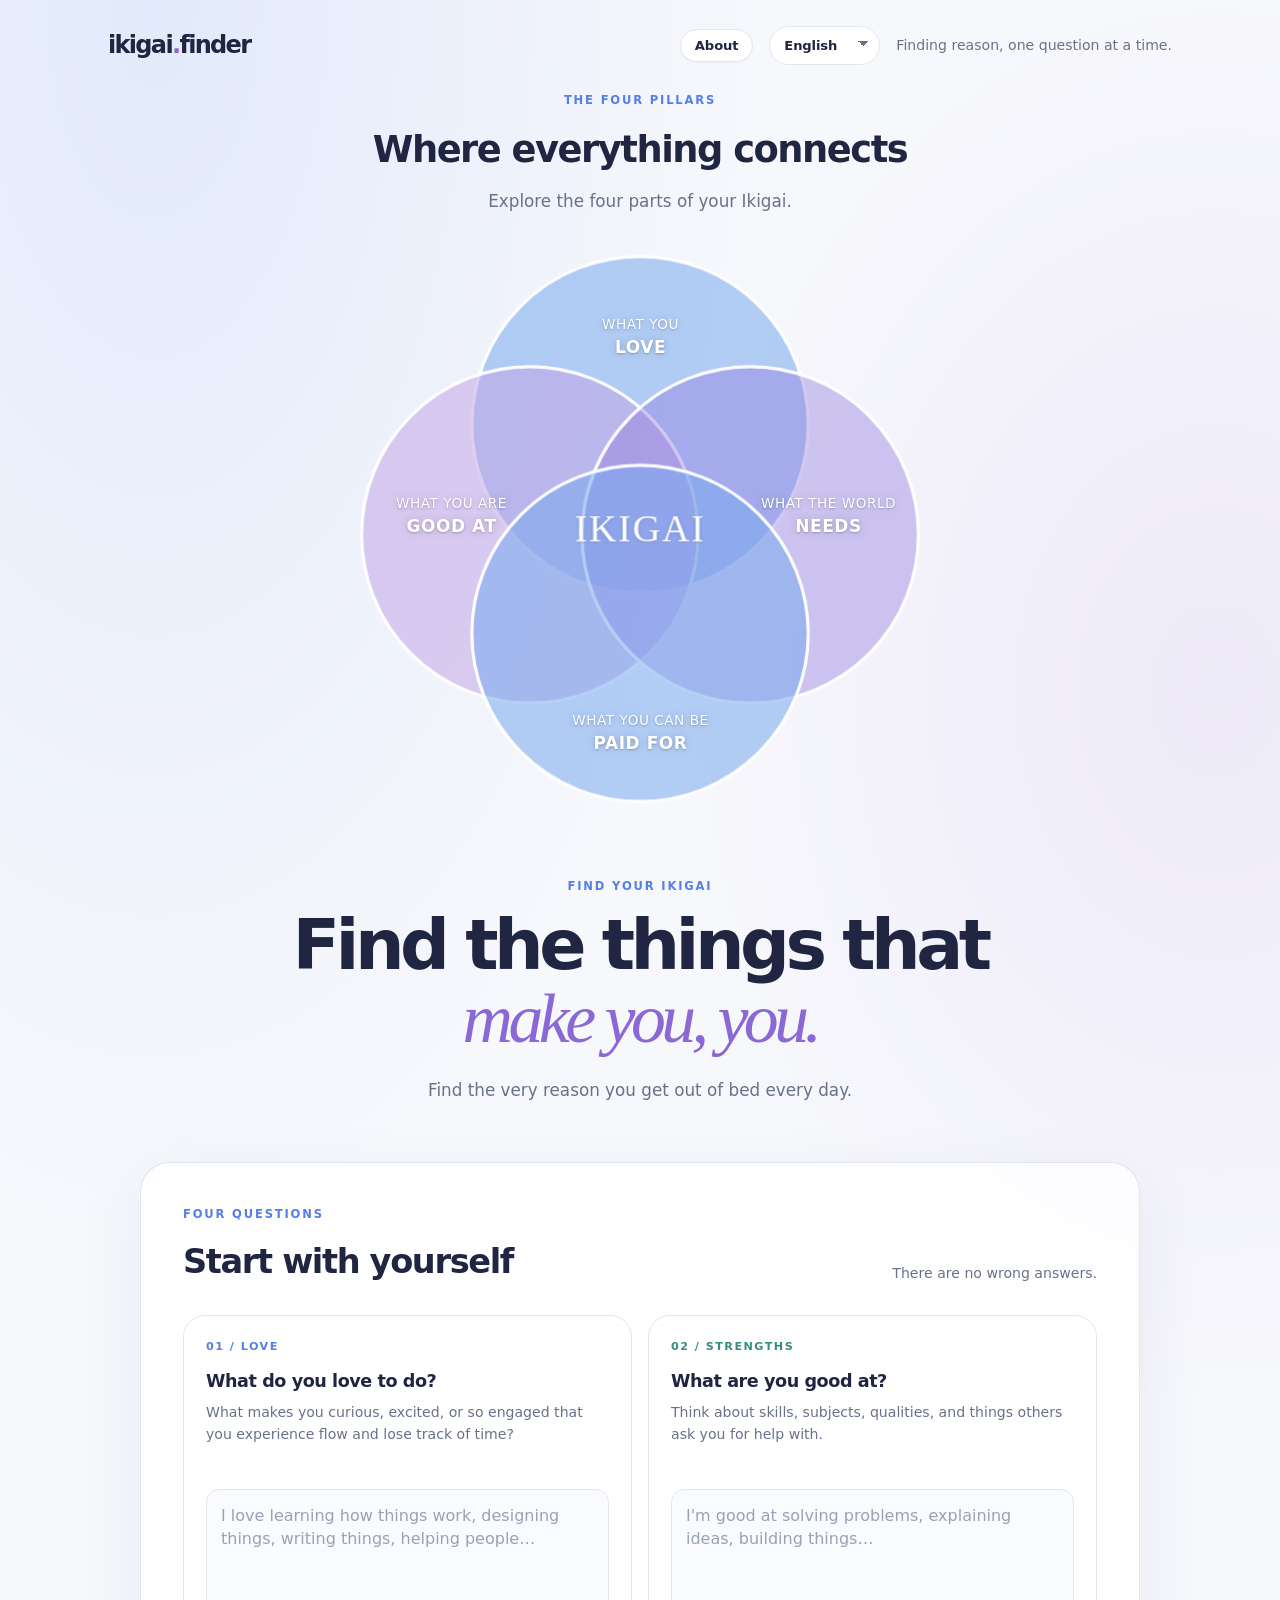
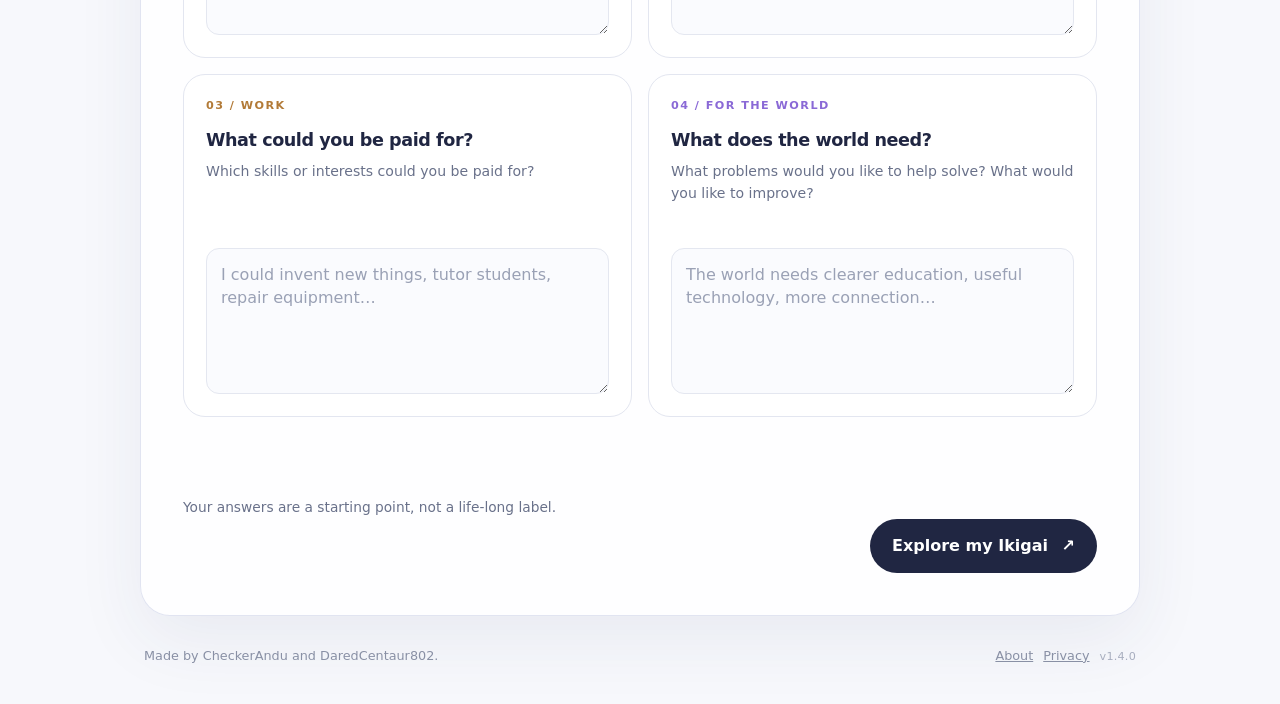
<file: index.html>
<!doctype html>
<html lang="en">
<head>
  <meta charset="utf-8">
  <meta name="viewport" content="width=device-width, initial-scale=1">
  <!-- csp-meta:begin -->
  <!--
    First-party CSP for GitHub Pages (no custom response headers).
    Generated from csp-policy.txt — edit that file, then: node scripts/apply-csp.mjs
    Allows Turnstile, Datadog RUM/OpenFeature (EU intake + ff-cdn), esm.sh, and the Worker API.
    connect-src includes https://*.browser-intake-datadoghq.eu for RUM remote config / replay.
    Omits connect-src data: — challenge-iframe data: fetches are Cloudflare-owned console noise.
    font-src allows data: — Turnstile (parent page) loads an embedded WOFF2 via data:font/woff2.
    Permissions-Policy cannot be set via meta on Chromium; CF challenge iframes emit their own.
  -->
  <meta http-equiv="Content-Security-Policy" content="default-src 'self'; script-src 'self' https://challenges.cloudflare.com https://www.datadoghq-browser-agent.com https://esm.sh; style-src 'self'; img-src 'self' data:; font-src 'self' data:; connect-src 'self' https://challenges.cloudflare.com https://ikigai-gemini-api.apenisoara.workers.dev https://browser-intake-datadoghq.eu https://*.browser-intake-datadoghq.eu https://preview.ff-cdn.datadoghq.eu https://esm.sh; frame-src https://challenges.cloudflare.com; worker-src 'self' blob:; object-src 'none'; base-uri 'self'; form-action 'self';">
  <!-- csp-meta:end -->

  <meta name="description" content="Explore your Ikigai by connecting what you love, what you're good at, what you can be paid for, and what the world needs.">
  <title>Ikigai Finder — Find your Ikigai</title>
  <link rel="icon" href="assets/favicon.svg" type="image/svg+xml">
  <link rel="icon" href="assets/favicon-32.png" type="image/png" sizes="32x32">
  <link rel="icon" href="assets/favicon-16.png" type="image/png" sizes="16x16">
  <link rel="shortcut icon" href="assets/favicon.ico">
  <link rel="apple-touch-icon" href="assets/apple-touch-icon.png" sizes="180x180">
  <link rel="stylesheet" href="style.css">
  <script src="https://challenges.cloudflare.com/turnstile/v0/api.js?render=explicit" defer></script>
  <script src="app-version.js" defer></script>
  <script type="module" src="datadog-obs-bootstrap.js"></script>
  <script src="i18n.js" defer></script>
  <script src="diagram.js" defer></script>
  <script src="script.js" defer></script>
</head>
<body>
  <header class="site-header">
    <a class="wordmark" href="#" data-i18n-aria="wordmarkAria">ikigai<span>.</span>finder</a>
    <div class="header-tools">
      <a class="header-pill" href="about.html" data-i18n="headerAbout">About</a>
      <label class="lang-picker">
        <span class="visually-hidden" data-i18n="langLabel">Language</span>
        <select id="lang-select" name="lang">
          <option value="en">English</option>
          <option value="de">Deutsch</option>
          <option value="fr">Français</option>
          <option value="ro">Română</option>
        </select>
      </label>
      <span class="header-note" data-i18n="headerNote">Finding reason, one question at a time.</span>
    </div>
  </header>

  <main class="page-shell">


    <section class="diagram-section" aria-labelledby="diagram-title">
      <p class="eyebrow" data-i18n="diagramEyebrow">THE FOUR PILLARS</p>
      <h2 id="diagram-title" data-i18n="diagramTitle">Where everything connects</h2>
      <p class="diagram-description" data-i18n="diagramDescription">
        Explore the four parts of your Ikigai.
      </p>

      <div class="ikigai-diagram"
           role="group"
           data-i18n-aria="diagramAria"
           aria-label="Four overlapping circles representing what you love,
           what you are good at, what you can be paid for,
           and what the world needs, meeting at Ikigai.">

        <svg class="ikigai-diagram-svg"
             viewBox="0 0 100 100"
             width="100%"
             height="100%"
             focusable="false"
             xmlns="http://www.w3.org/2000/svg">
          <defs>
            <filter id="diagram-soft-glow" x="-20%" y="-20%" width="140%" height="140%">
              <feGaussianBlur in="SourceGraphic" stdDeviation="0.6" result="blur" />
              <feMerge>
                <feMergeNode in="blur" />
                <feMergeNode in="SourceGraphic" />
              </feMerge>
            </filter>
          </defs>

          <!-- Interactive vector circles (order: love top, good left, world right, paid bottom) -->
          <circle class="diagram-circle circle-love"
                  data-circle="love"
                  cx="50" cy="32" r="29"
                  tabindex="0"
                  role="img"
                  data-i18n-aria="circleLoveAria"
                  aria-label="What you love" />
          <circle class="diagram-circle circle-good"
                  data-circle="good"
                  cx="31" cy="51" r="29"
                  tabindex="0"
                  role="img"
                  data-i18n-aria="circleGoodAria"
                  aria-label="What you are good at" />
          <circle class="diagram-circle circle-world"
                  data-circle="world"
                  cx="69" cy="51" r="29"
                  tabindex="0"
                  role="img"
                  data-i18n-aria="circleWorldAria"
                  aria-label="What the world needs" />
          <circle class="diagram-circle circle-paid"
                  data-circle="paid"
                  cx="50" cy="68" r="29"
                  tabindex="0"
                  role="img"
                  data-i18n-aria="circlePaidAria"
                  aria-label="What you can be paid for" />
        </svg>

        <!-- Labels float above the SVG; pointer-events none so hover hits circles -->
        <span class="diagram-label label-love" data-i18n-html="labelLoveHtml" aria-hidden="true">
          WHAT YOU<br><strong>LOVE</strong>
        </span>

        <span class="diagram-label label-good" data-i18n-html="labelGoodHtml" aria-hidden="true">
          WHAT YOU ARE<br><strong>GOOD AT</strong>
        </span>

        <span class="diagram-label label-world" data-i18n-html="labelWorldHtml" aria-hidden="true">
          WHAT THE WORLD<br><strong>NEEDS</strong>
        </span>

        <span class="diagram-label label-paid" data-i18n-html="labelPaidHtml" aria-hidden="true">
          WHAT YOU CAN BE<br><strong>PAID FOR</strong>
        </span>

        <span class="diagram-center" aria-hidden="true">IKIGAI</span>
      </div>
    </section>

     <section class="intro" aria-labelledby="page-title">
      <p class="eyebrow" data-i18n="introEyebrow">FIND YOUR IKIGAI</p>
      <h1 id="page-title" data-i18n-html="pageHeadingHtml">Find the things that <em>make you, you.</em></h1>
      <p class="intro-copy" data-i18n="introCopy">Find the very reason, you get out of your bed everyday.</p>
    </section>

    <form id="ikigai-form" class="questionnaire">

      <div class="form-heading">
        <div>
          <p class="eyebrow" data-i18n="formEyebrow">FOUR QUESTIONS</p>
          <h2 data-i18n="formTitle">Start with yourself</h2>
        </div>
        <p class="time-note" data-i18n="timeNote">There are no wrong answers.</p>
      </div>

      <div class="question-grid">
        <label class="question-card love" for="love">
          <span class="question-number" data-i18n="q1Number">01 / LOVE</span>
          <span class="question-title" data-i18n="q1Title">What do you love to do?</span>
          <span class="question-hint" data-i18n="q1Hint">What makes you curious, excited, or so engaged that makes you experience flow, and make lose track of time?</span>
          <textarea id="love" name="love" rows="5" minlength="3" required data-i18n-placeholder="q1Placeholder" placeholder="I love learning how things work, designing things, writing things, helping people…"></textarea>
        </label>

        <label class="question-card good" for="good">
          <span class="question-number" data-i18n="q2Number">02 / STRENGTHS</span>
          <span class="question-title" data-i18n="q2Title">What are you good at?</span>
          <span class="question-hint" data-i18n="q2Hint">Think about skills, subjects, qualities, and things others ask you for help with.</span>
          <textarea id="good" name="good" rows="5" minlength="3" required data-i18n-placeholder="q2Placeholder" placeholder="I'm good at solving problems, explaining ideas, explaining different things, building things…"></textarea>
        </label>

        <label class="question-card paid" for="paid">
          <span class="question-number" data-i18n="q3Number">03 / WORK</span>
          <span class="question-title" data-i18n="q3Title">What could you be paid for?</span>
          <span class="question-hint" data-i18n="q3Hint">Which skills or interests could you be paid for?</span>
          <textarea id="paid" name="paid" rows="5" minlength="3" required data-i18n-placeholder="q3Placeholder" placeholder="I could invent new things, tutor students/people, repair equipment…"></textarea>
        </label>

        <label class="question-card world" for="world">
          <span class="question-number" data-i18n="q4Number">04 / FOR THE WORLD</span>
          <span class="question-title" data-i18n="q4Title">What does the world need?</span>
          <span class="question-hint" data-i18n="q4Hint">What problems would you like to help solve? What would you like to improve? What could improve our world?</span>
          <textarea id="world" name="world" rows="5" minlength="3" required data-i18n-placeholder="q4Placeholder" placeholder="The world needs clearer education, useful technology, more scientific understanding, more connection…"></textarea>
        </label>
      </div>

      <div class="form-footer">
        <p data-i18n="formFooter">Your answers are a starting point, not a life-long label.</p>
        <div class="form-actions">
          <div id="turnstile-widget" class="turnstile-widget" data-i18n-aria="turnstileAria" aria-label="Human verification"></div>
          <button type="submit" id="find-button"><span data-i18n="findButton">Explore my Ikigai</span> <span aria-hidden="true">↗</span></button>
        </div>
      </div>
    </form>

    <section id="results" class="results" aria-live="polite" aria-labelledby="results-title" hidden>
      <p class="print-only print-brand">ikigai<span>.</span>finder</p>
      <p class="eyebrow" data-i18n="resultsEyebrow">YOUR NEXT STEP</p>
      <h2 id="results-title" data-i18n="resultsTitle">Your answers are ready</h2>
      <div id="results-message" data-i18n="resultsPlaceholder">The page is set up. The AI analysis still needs to be connected through a secure server endpoint.</div>
      <div class="results-actions">
        <div id="save-results-actions" class="save-results-actions" hidden>
          <button type="button" id="print-results" class="secondary-button" data-i18n="printResults">
            Print or save as PDF
          </button>
          <button type="button" id="email-results" class="secondary-button" data-i18n="emailResults">
            Email my results
          </button>
        </div>
        <button type="button" class="secondary-button" id="edit-answers" data-i18n="editAnswers">Edit my answers</button>
      </div>
    </section>

    <footer class="site-footer">
      <span data-i18n="footerCredit">Made by CheckerAndu and DaredCentaur802.</span>
      <span class="footer-meta">
        <a href="about.html" data-i18n="footerAbout">About</a>
        <a href="privacy.html" data-i18n="footerPrivacy">Privacy</a>
        <button type="button" id="monitoring-settings" class="text-button" hidden data-i18n="analyticsPreferences">
          Analytics preferences
        </button>
        <span id="app-version" class="app-version" hidden></span>
      </span>
    </footer>
  </main>

  <section id="monitoring-consent" class="monitoring-consent" hidden
           aria-labelledby="monitoring-consent-title"
           role="dialog"
           aria-modal="false">
    <div class="monitoring-consent-inner">
      <div class="monitoring-consent-copy">
        <h2 id="monitoring-consent-title" data-i18n="monitoringConsentTitle">Site analytics and performance</h2>
        <p>
          <span data-i18n="monitoringConsentCopy">To keep this site fast and reliable, we’d like to collect anonymous analytics about page visits, interactions, performance, and errors. This is optional and helps us improve your experience.</span>
          <a href="privacy.html#optional-monitoring" data-i18n="monitoringConsentLearnMore">Learn more</a>
        </p>
      </div>
      <div class="monitoring-consent-actions">
        <button type="button" id="monitoring-reject" class="secondary-button" data-i18n="monitoringConsentDecline">
          Decline
        </button>
        <button type="button" id="monitoring-accept" data-i18n="monitoringConsentAccept">
          Accept
        </button>
      </div>
    </div>
  </section>
</body>
</html>
</file>
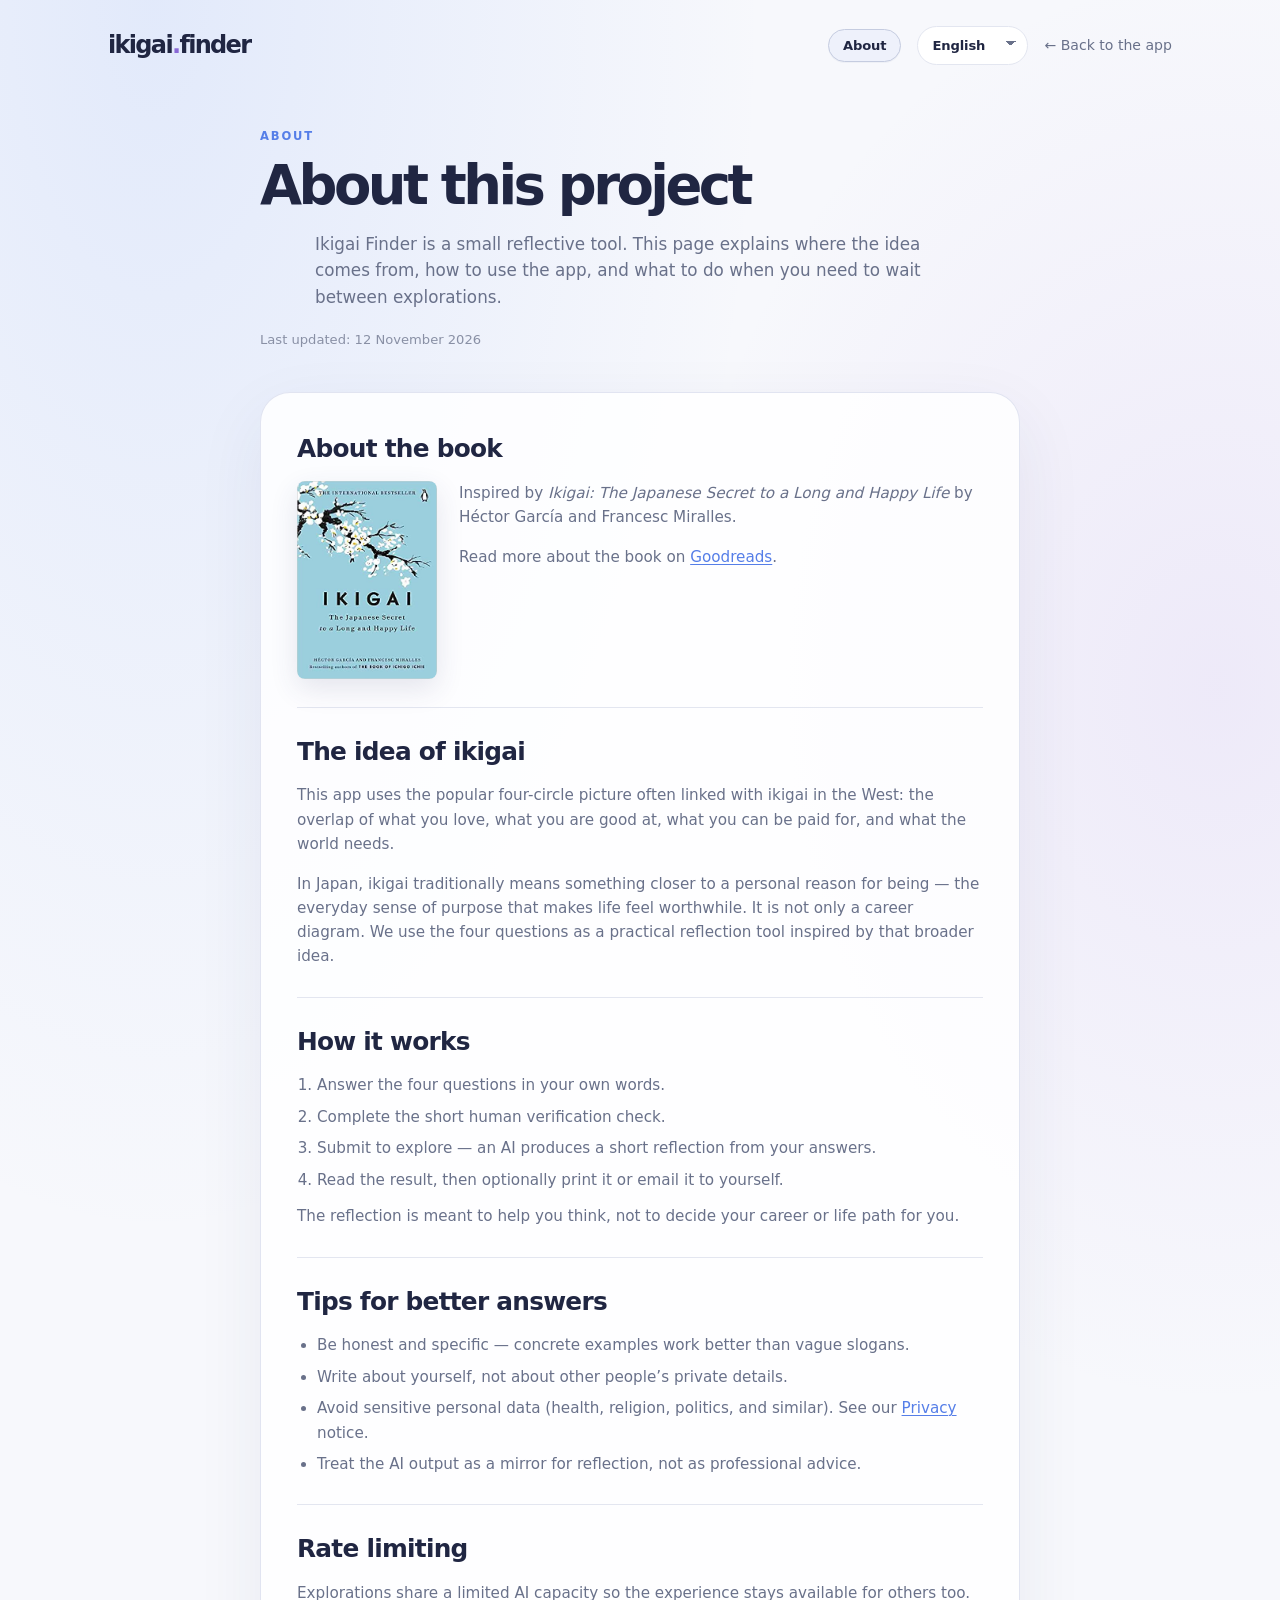
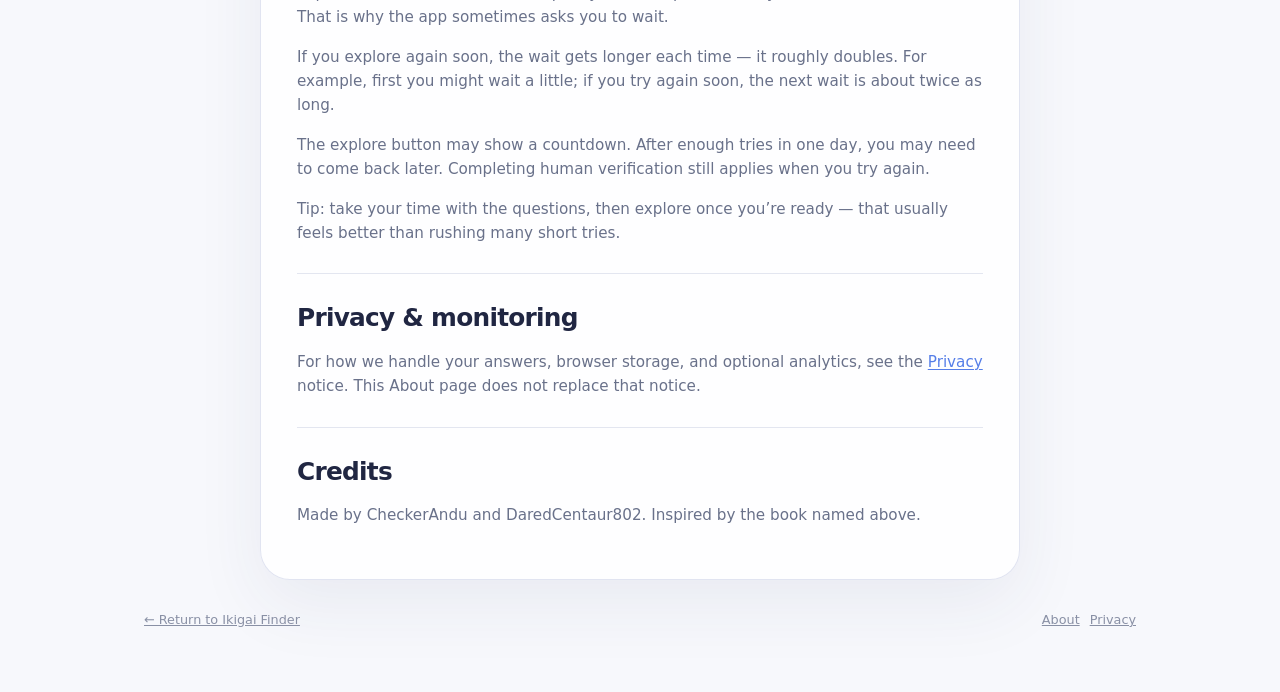
<file: about.html>
<!doctype html>
<html lang="en" data-i18n-title="aboutPageTitle">
<head>
  <meta charset="utf-8">
  <meta name="viewport" content="width=device-width, initial-scale=1">
  <!-- csp-meta:begin -->
  <!--
    First-party CSP for GitHub Pages (no custom response headers).
    Generated from csp-policy.txt — edit that file, then: node scripts/apply-csp.mjs
    Allows Turnstile, Datadog RUM/OpenFeature (EU intake + ff-cdn), esm.sh, and the Worker API.
    connect-src includes https://*.browser-intake-datadoghq.eu for RUM remote config / replay.
    Omits connect-src data: — challenge-iframe data: fetches are Cloudflare-owned console noise.
    font-src allows data: — Turnstile (parent page) loads an embedded WOFF2 via data:font/woff2.
    Permissions-Policy cannot be set via meta on Chromium; CF challenge iframes emit their own.
  -->
  <meta http-equiv="Content-Security-Policy" content="default-src 'self'; script-src 'self' https://challenges.cloudflare.com https://www.datadoghq-browser-agent.com https://esm.sh; style-src 'self'; img-src 'self' data:; font-src 'self' data:; connect-src 'self' https://challenges.cloudflare.com https://ikigai-gemini-api.apenisoara.workers.dev https://browser-intake-datadoghq.eu https://*.browser-intake-datadoghq.eu https://preview.ff-cdn.datadoghq.eu https://esm.sh; frame-src https://challenges.cloudflare.com; worker-src 'self' blob:; object-src 'none'; base-uri 'self'; form-action 'self';">
  <!-- csp-meta:end -->

  <meta name="description" data-i18n-content="aboutMetaDescription" content="About Ikigai Finder — the book that inspired it, how the app works, tips, and rate limiting.">
  <title>About — Ikigai Finder</title>
  <link rel="icon" href="assets/favicon.svg" type="image/svg+xml">
  <link rel="icon" href="assets/favicon-32.png" type="image/png" sizes="32x32">
  <link rel="icon" href="assets/favicon-16.png" type="image/png" sizes="16x16">
  <link rel="shortcut icon" href="assets/favicon.ico">
  <link rel="apple-touch-icon" href="assets/apple-touch-icon.png" sizes="180x180">
  <link rel="stylesheet" href="style.css">
  <script src="app-version.js" defer></script>
  <script type="module" src="datadog-obs-bootstrap.js"></script>
  <script src="i18n.js" defer></script>
  <script src="about-i18n.js" defer></script>
  <script src="about.js" defer></script>
</head>
<body>
  <header class="site-header">
    <a class="wordmark" href="index.html" data-i18n-aria="wordmarkAria">ikigai<span>.</span>finder</a>
    <div class="header-tools">
      <a class="header-pill" href="about.html" data-i18n="headerAbout" aria-current="page">About</a>
      <label class="lang-picker">
        <span class="visually-hidden" data-i18n="langLabel">Language</span>
        <select id="lang-select" name="lang">
          <option value="en">English</option>
          <option value="de">Deutsch</option>
          <option value="fr">Français</option>
          <option value="ro">Română</option>
        </select>
      </label>
      <a class="header-note" href="index.html" data-i18n="aboutBackLink">← Back to the app</a>
    </div>
  </header>

  <main class="page-shell legal-page">
    <header class="legal-intro">
      <p class="eyebrow" data-i18n="aboutEyebrow">ABOUT</p>
      <h1 data-i18n="aboutHeading">About this project</h1>
      <p class="intro-copy" data-i18n="aboutIntro">
        Ikigai Finder is a small reflective tool. This page explains where the idea
        comes from, how to use the app, and what to do when you need to wait
        between explorations.
      </p>
      <p class="legal-meta" data-i18n="aboutLastUpdated">Last updated: 12 November 2026</p>
    </header>

    <article class="legal-content">
      <section id="about-the-book" aria-labelledby="book-title">
        <h2 id="book-title" data-i18n="aboutBookTitle">About the book</h2>
        <div class="about-book">
          <img
            class="about-book-cover"
            src="assets/ikigai-book-cover.jpg"
            width="353"
            height="499"
            data-i18n-alt="aboutBookCoverAlt"
            alt="Cover of Ikigai: The Japanese Secret to a Long and Happy Life by Héctor García and Francesc Miralles">
          <div class="about-book-copy">
            <p data-i18n-html="aboutBookInspired">
              Inspired by
              <cite>Ikigai: The Japanese Secret to a Long and Happy Life</cite>
              by Héctor García and Francesc Miralles.
            </p>
            <p data-i18n-html="aboutBookLink">
              Read more about the book on
              <a href="https://www.goodreads.com/book/show/124950497-ikigai" rel="noopener noreferrer" target="_blank">Goodreads</a>.
            </p>
          </div>
        </div>
      </section>

      <section id="concept" aria-labelledby="concept-title">
        <!-- Draft wording for Adrian content review (issue #6 / R2). -->
        <h2 id="concept-title" data-i18n="aboutConceptTitle">The idea of ikigai</h2>
        <p data-i18n="aboutConceptP1">
          This app uses the popular four-circle picture often linked with ikigai
          in the West: the overlap of what you love, what you are good at, what
          you can be paid for, and what the world needs.
        </p>
        <p data-i18n="aboutConceptP2">
          In Japan, ikigai traditionally means something closer to a personal
          reason for being — the everyday sense of purpose that makes life feel
          worthwhile. It is not only a career diagram. We use the four questions
          as a practical reflection tool inspired by that broader idea.
        </p>
      </section>

      <section id="how-it-works" aria-labelledby="how-title">
        <h2 id="how-title" data-i18n="aboutHowTitle">How it works</h2>
        <ol class="about-steps">
          <li data-i18n="aboutHowStep1">Answer the four questions in your own words.</li>
          <li data-i18n="aboutHowStep2">Complete the short human verification check.</li>
          <li data-i18n="aboutHowStep3">Submit to explore — an AI produces a short reflection from your answers.</li>
          <li data-i18n="aboutHowStep4">Read the result, then optionally print it or email it to yourself.</li>
        </ol>
        <p data-i18n="aboutHowNote">
          The reflection is meant to help you think, not to decide your career
          or life path for you.
        </p>
      </section>

      <section id="tips" aria-labelledby="tips-title">
        <h2 id="tips-title" data-i18n="aboutTipsTitle">Tips for better answers</h2>
        <ul>
          <li data-i18n="aboutTipsLi1">Be honest and specific — concrete examples work better than vague slogans.</li>
          <li data-i18n="aboutTipsLi2">Write about yourself, not about other people’s private details.</li>
          <li data-i18n-html="aboutTipsLi3">Avoid sensitive personal data (health, religion, politics, and similar). See our <a href="privacy.html">Privacy</a> notice.</li>
          <li data-i18n="aboutTipsLi4">Treat the AI output as a mirror for reflection, not as professional advice.</li>
        </ul>
      </section>

      <section id="rate-limiting" aria-labelledby="rate-title">
        <h2 id="rate-title" data-i18n="aboutRateTitle">Rate limiting</h2>
        <p data-i18n="aboutRateP1">
          Explorations share a limited AI capacity so the experience stays
          available for others too. That is why the app sometimes asks you to wait.
        </p>
        <p data-i18n="aboutRateP2">
          If you explore again soon, the wait gets longer each time — it roughly
          doubles. For example, first you might wait a little; if you try again
          soon, the next wait is about twice as long.
        </p>
        <p data-i18n="aboutRateP3">
          The explore button may show a countdown. After enough tries in one day,
          you may need to come back later. Completing human verification still
          applies when you try again.
        </p>
        <p data-i18n="aboutRateP4">
          Tip: take your time with the questions, then explore once you’re ready —
          that usually feels better than rushing many short tries.
        </p>
      </section>

      <section id="privacy" aria-labelledby="privacy-title">
        <h2 id="privacy-title" data-i18n="aboutPrivacyTitle">Privacy &amp; monitoring</h2>
        <p data-i18n-html="aboutPrivacyP1">
          For how we handle your answers, browser storage, and optional analytics,
          see the <a href="privacy.html">Privacy</a> notice. This About page does
          not replace that notice.
        </p>
      </section>

      <section id="credits" aria-labelledby="credits-title">
        <h2 id="credits-title" data-i18n="aboutCreditsTitle">Credits</h2>
        <p data-i18n="aboutCreditsP1">
          Made by CheckerAndu and DaredCentaur802. Inspired by the book named above.
        </p>
      </section>
    </article>

    <footer class="site-footer">
      <a href="index.html" data-i18n="aboutFooterBack">← Return to Ikigai Finder</a>
      <span class="footer-meta">
        <a href="about.html" data-i18n="footerAbout" aria-current="page">About</a>
        <a href="privacy.html" data-i18n="footerPrivacy">Privacy</a>
        <button type="button" id="monitoring-settings" class="text-button" hidden data-i18n="analyticsPreferences">
          Analytics preferences
        </button>
      </span>
    </footer>
  </main>

  <section id="monitoring-consent" class="monitoring-consent" hidden
           aria-labelledby="monitoring-consent-title"
           role="dialog"
           aria-modal="false">
    <div class="monitoring-consent-inner">
      <div class="monitoring-consent-copy">
        <h2 id="monitoring-consent-title" data-i18n="monitoringConsentTitle">Site analytics and performance</h2>
        <p>
          <span data-i18n="monitoringConsentCopy">To keep this site fast and reliable, we’d like to collect anonymous analytics about page visits, interactions, performance, and errors. This is optional and helps us improve your experience.</span>
          <a href="privacy.html#optional-monitoring" data-i18n="monitoringConsentLearnMore">Learn more</a>
        </p>
      </div>
      <div class="monitoring-consent-actions">
        <button type="button" id="monitoring-reject" class="secondary-button" data-i18n="monitoringConsentDecline">
          Decline
        </button>
        <button type="button" id="monitoring-accept" data-i18n="monitoringConsentAccept">
          Accept
        </button>
      </div>
    </div>
  </section>
</body>
</html>
</file>
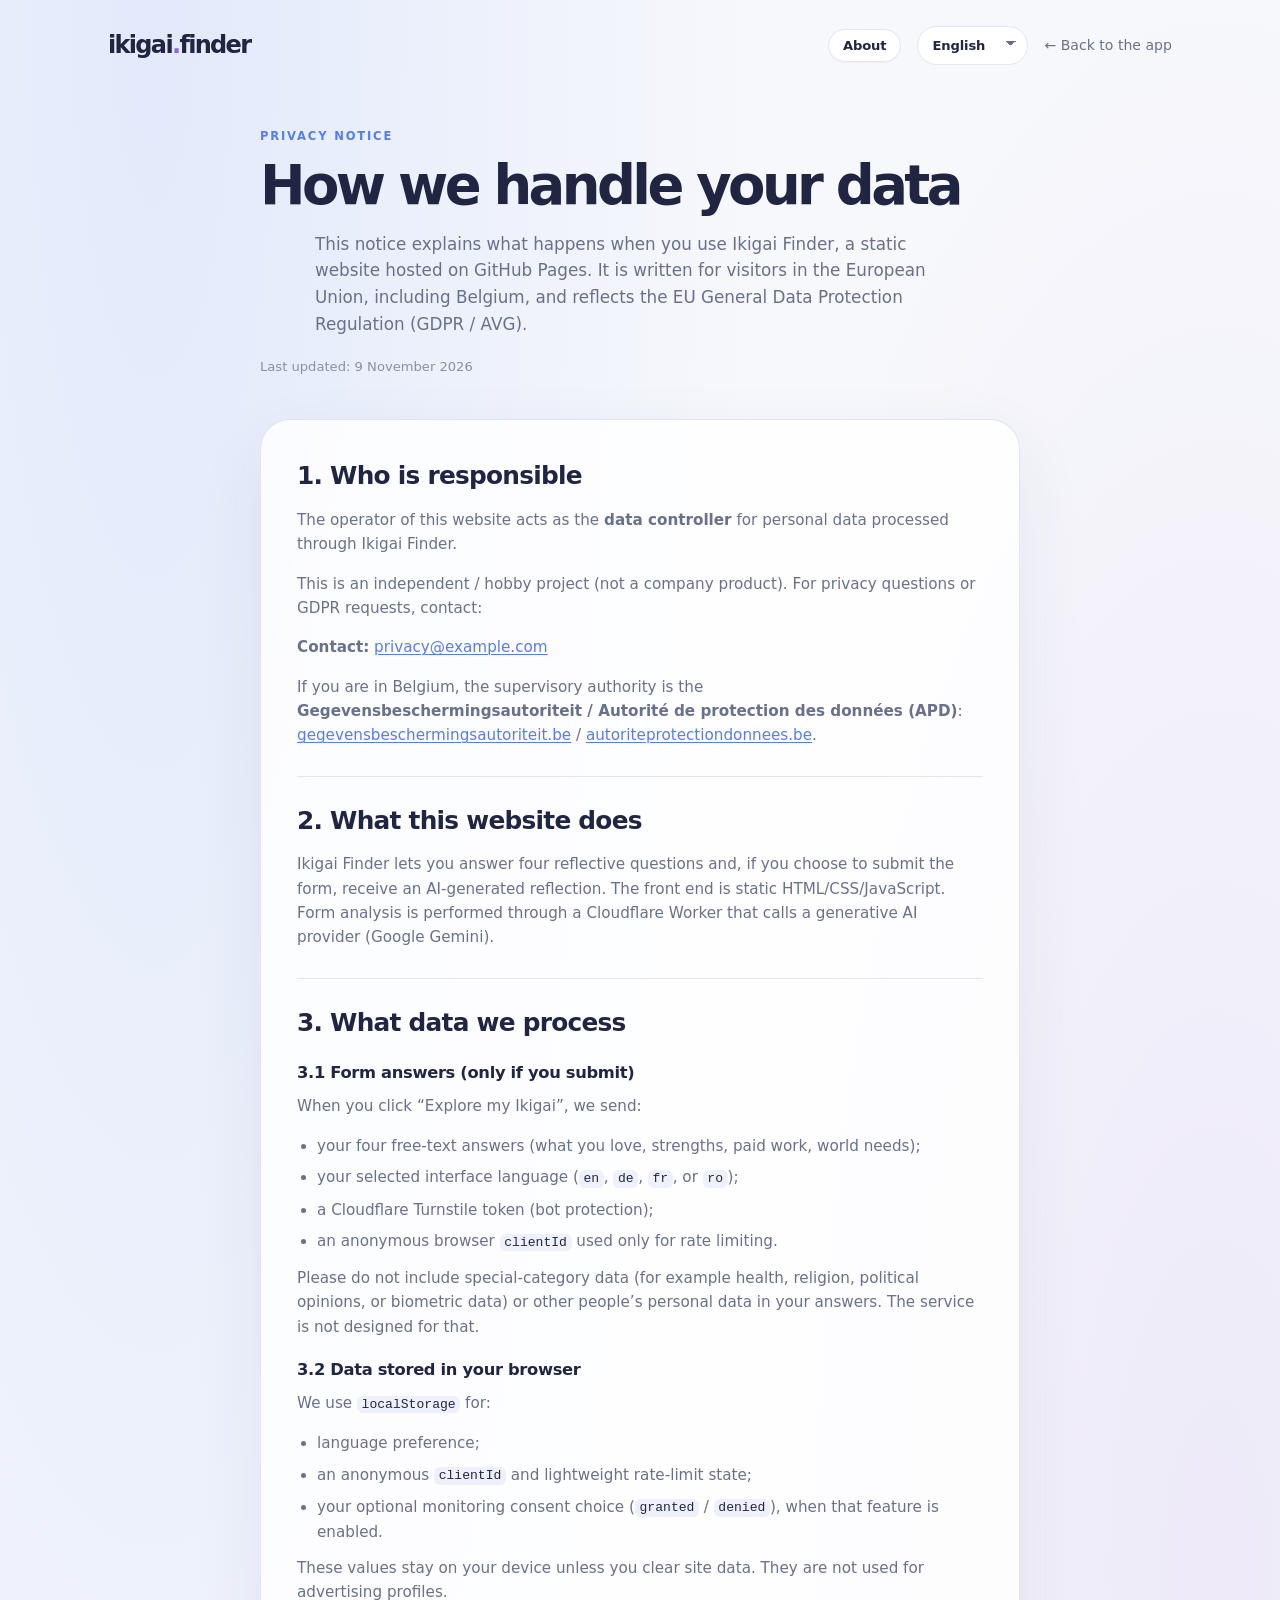
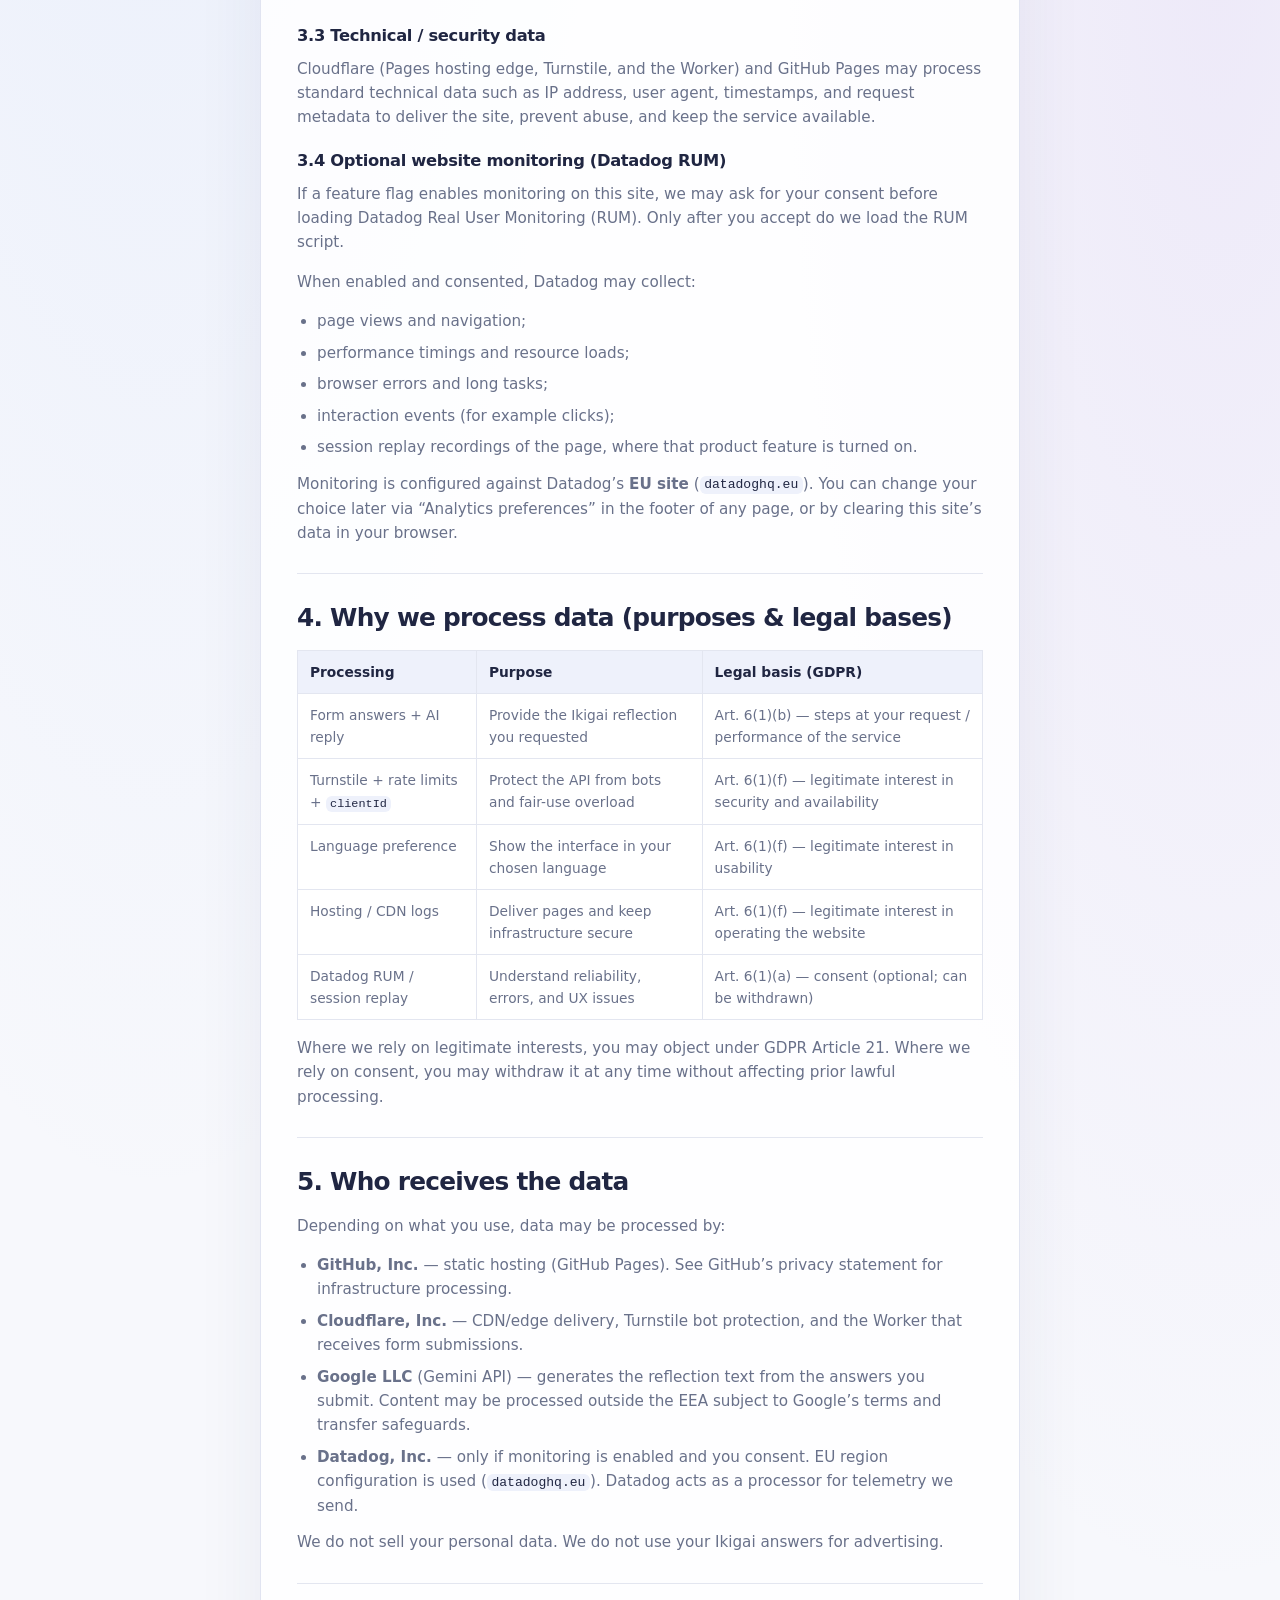
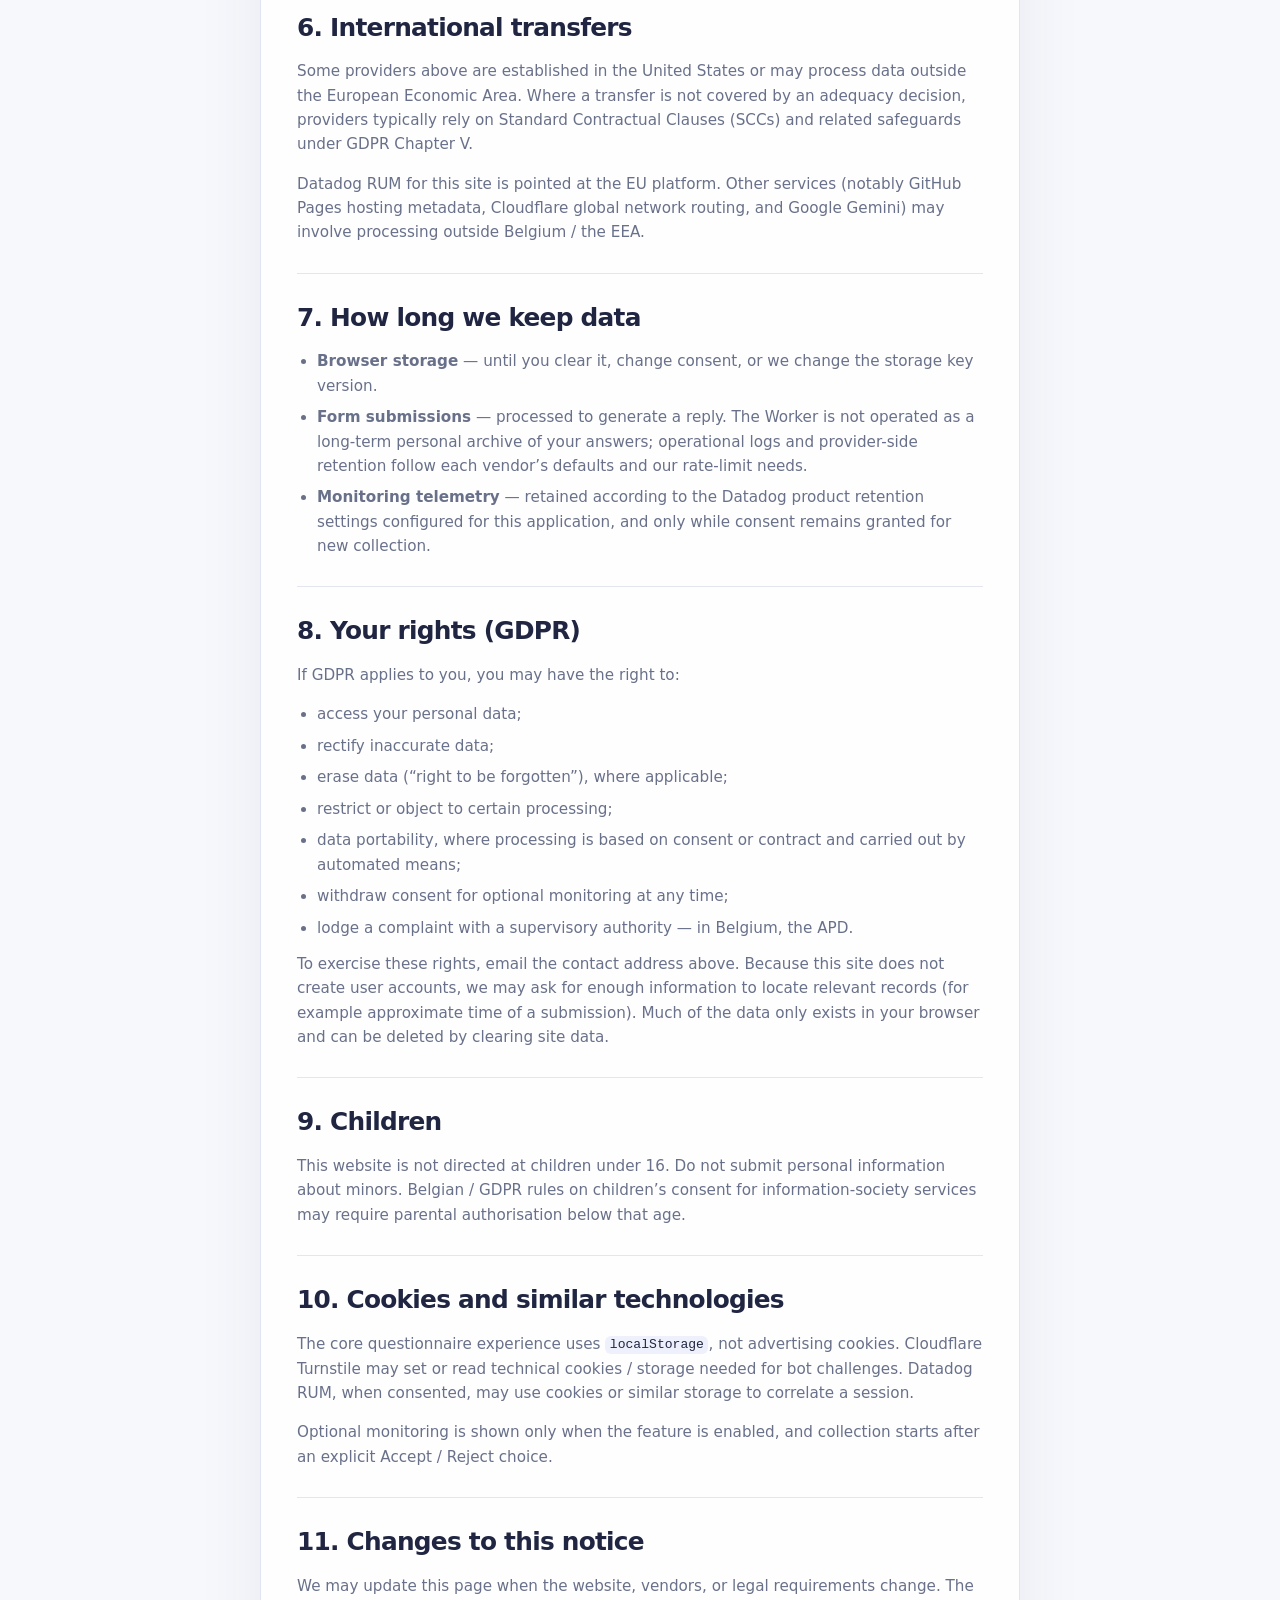
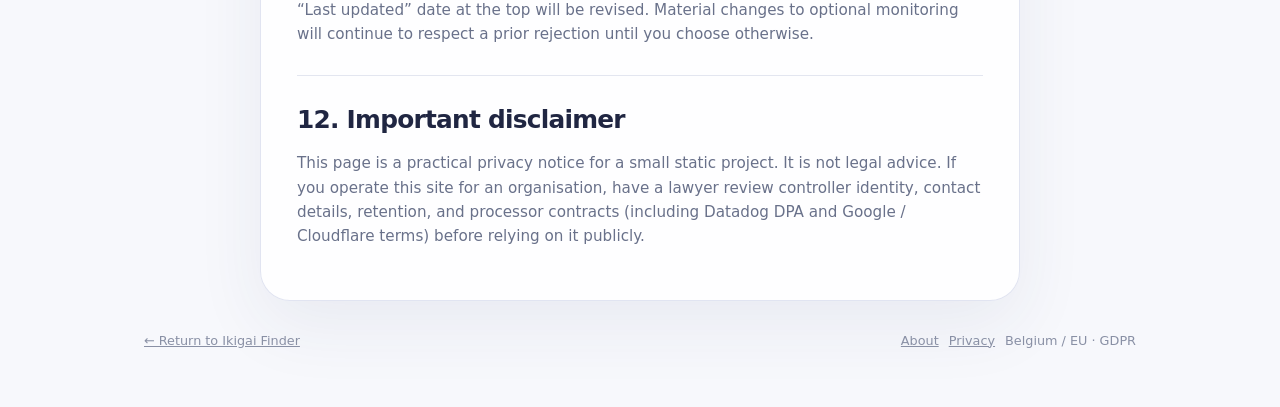
<file: privacy.html>
<!doctype html>
<html lang="en" data-i18n-title="privacyPageTitle">
<head>
  <meta charset="utf-8">
  <meta name="viewport" content="width=device-width, initial-scale=1">
  <!-- csp-meta:begin -->
  <!--
    First-party CSP for GitHub Pages (no custom response headers).
    Generated from csp-policy.txt — edit that file, then: node scripts/apply-csp.mjs
    Allows Turnstile, Datadog RUM/OpenFeature (EU intake + ff-cdn), esm.sh, and the Worker API.
    connect-src includes https://*.browser-intake-datadoghq.eu for RUM remote config / replay.
    Omits connect-src data: — challenge-iframe data: fetches are Cloudflare-owned console noise.
    font-src allows data: — Turnstile (parent page) loads an embedded WOFF2 via data:font/woff2.
    Permissions-Policy cannot be set via meta on Chromium; CF challenge iframes emit their own.
  -->
  <meta http-equiv="Content-Security-Policy" content="default-src 'self'; script-src 'self' https://challenges.cloudflare.com https://www.datadoghq-browser-agent.com https://esm.sh; style-src 'self'; img-src 'self' data:; font-src 'self' data:; connect-src 'self' https://challenges.cloudflare.com https://ikigai-gemini-api.apenisoara.workers.dev https://browser-intake-datadoghq.eu https://*.browser-intake-datadoghq.eu https://preview.ff-cdn.datadoghq.eu https://esm.sh; frame-src https://challenges.cloudflare.com; worker-src 'self' blob:; object-src 'none'; base-uri 'self'; form-action 'self';">
  <!-- csp-meta:end -->

  <meta name="description" data-i18n-content="privacyMetaDescription" content="Privacy notice for Ikigai Finder — how we process personal data under the GDPR in the European Union / Belgium.">
  <title>Privacy — Ikigai Finder</title>
  <link rel="icon" href="assets/favicon.svg" type="image/svg+xml">
  <link rel="icon" href="assets/favicon-32.png" type="image/png" sizes="32x32">
  <link rel="icon" href="assets/favicon-16.png" type="image/png" sizes="16x16">
  <link rel="shortcut icon" href="assets/favicon.ico">
  <link rel="apple-touch-icon" href="assets/apple-touch-icon.png" sizes="180x180">
  <link rel="stylesheet" href="style.css">
  <script src="app-version.js" defer></script>
  <script type="module" src="datadog-obs-bootstrap.js"></script>
  <script src="i18n.js" defer></script>
  <script src="privacy-i18n.js" defer></script>
  <script src="privacy.js" defer></script>
</head>
<body>
  <header class="site-header">
    <a class="wordmark" href="index.html" data-i18n-aria="wordmarkAria">ikigai<span>.</span>finder</a>
    <div class="header-tools">
      <a class="header-pill" href="about.html" data-i18n="headerAbout">About</a>
      <label class="lang-picker">
        <span class="visually-hidden" data-i18n="langLabel">Language</span>
        <select id="lang-select" name="lang">
          <option value="en">English</option>
          <option value="de">Deutsch</option>
          <option value="fr">Français</option>
          <option value="ro">Română</option>
        </select>
      </label>
      <a class="header-note" href="index.html" data-i18n="privacyBackLink">← Back to the app</a>
    </div>
  </header>

  <main class="page-shell legal-page">
    <header class="legal-intro">
      <p class="eyebrow" data-i18n="privacyEyebrow">PRIVACY NOTICE</p>
      <h1 data-i18n="privacyHeading">How we handle your data</h1>
      <p class="intro-copy" data-i18n="privacyIntro">
        This notice explains what happens when you use Ikigai Finder, a static
        website hosted on GitHub Pages. It is written for visitors in the
        European Union, including Belgium, and reflects the EU General Data
        Protection Regulation (GDPR / AVG).
      </p>
      <p class="legal-meta" data-i18n="privacyLastUpdated">Last updated: 9 November 2026</p>
    </header>

    <article class="legal-content">
      <section aria-labelledby="who-title">
        <h2 id="who-title" data-i18n="privacyWhoTitle">1. Who is responsible</h2>
        <p data-i18n-html="privacyWhoP1">
          The operator of this website acts as the <strong>data controller</strong>
          for personal data processed through Ikigai Finder.
        </p>
        <p data-i18n="privacyWhoP2">
          This is an independent / hobby project (not a company product). For
          privacy questions or GDPR requests, contact:
        </p>
        <p data-i18n-html="privacyWhoContact">
          <strong>Contact:</strong>
          <a href="mailto:privacy@example.com">privacy@example.com</a>
        </p>
        <p data-i18n-html="privacyWhoAuthority">
          If you are in Belgium, the supervisory authority is the
          <strong>Gegevensbeschermingsautoriteit / Autorité de protection des
          données (APD)</strong>:
          <a href="https://www.gegevensbeschermingsautoriteit.be" rel="noopener noreferrer" target="_blank">gegevensbeschermingsautoriteit.be</a>
          /
          <a href="https://www.autoriteprotectiondonnees.be" rel="noopener noreferrer" target="_blank">autoriteprotectiondonnees.be</a>.
        </p>
      </section>

      <section aria-labelledby="what-title">
        <h2 id="what-title" data-i18n="privacyWhatTitle">2. What this website does</h2>
        <p data-i18n="privacyWhatP1">
          Ikigai Finder lets you answer four reflective questions and, if you
          choose to submit the form, receive an AI-generated reflection. The
          front end is static HTML/CSS/JavaScript. Form analysis is performed
          through a Cloudflare Worker that calls a generative AI provider
          (Google Gemini).
        </p>
      </section>

      <section aria-labelledby="data-title">
        <h2 id="data-title" data-i18n="privacyDataTitle">3. What data we process</h2>

        <h3 data-i18n="privacyDataFormTitle">3.1 Form answers (only if you submit)</h3>
        <p data-i18n="privacyDataFormIntro">When you click “Explore my Ikigai”, we send:</p>
        <ul>
          <li data-i18n="privacyDataFormLi1">your four free-text answers (what you love, strengths, paid work, world needs);</li>
          <li data-i18n-html="privacyDataFormLi2">your selected interface language (<code>en</code>, <code>de</code>, <code>fr</code>, or <code>ro</code>);</li>
          <li data-i18n="privacyDataFormLi3">a Cloudflare Turnstile token (bot protection);</li>
          <li data-i18n-html="privacyDataFormLi4">an anonymous browser <code>clientId</code> used only for rate limiting.</li>
        </ul>
        <p data-i18n="privacyDataFormNote">
          Please do not include special-category data (for example health,
          religion, political opinions, or biometric data) or other people’s
          personal data in your answers. The service is not designed for that.
        </p>

        <h3 data-i18n="privacyDataBrowserTitle">3.2 Data stored in your browser</h3>
        <p data-i18n-html="privacyDataBrowserIntro">We use <code>localStorage</code> for:</p>
        <ul>
          <li data-i18n="privacyDataBrowserLi1">language preference;</li>
          <li data-i18n-html="privacyDataBrowserLi2">an anonymous <code>clientId</code> and lightweight rate-limit state;</li>
          <li data-i18n-html="privacyDataBrowserLi3">your optional monitoring consent choice (<code>granted</code> / <code>denied</code>), when that feature is enabled.</li>
        </ul>
        <p data-i18n="privacyDataBrowserNote">
          These values stay on your device unless you clear site data. They are
          not used for advertising profiles.
        </p>

        <h3 data-i18n="privacyDataTechTitle">3.3 Technical / security data</h3>
        <p data-i18n="privacyDataTechP1">
          Cloudflare (Pages hosting edge, Turnstile, and the Worker) and GitHub
          Pages may process standard technical data such as IP address, user
          agent, timestamps, and request metadata to deliver the site, prevent
          abuse, and keep the service available.
        </p>

        <h3 id="optional-monitoring" data-i18n="privacyDataMonitorTitle">3.4 Optional website monitoring (Datadog RUM)</h3>
        <p data-i18n="privacyDataMonitorP1">
          If a feature flag enables monitoring on this site, we may ask for your
          consent before loading Datadog Real User Monitoring (RUM). Only after
          you accept do we load the RUM script.
        </p>
        <p data-i18n="privacyDataMonitorIntro">When enabled and consented, Datadog may collect:</p>
        <ul>
          <li data-i18n="privacyDataMonitorLi1">page views and navigation;</li>
          <li data-i18n="privacyDataMonitorLi2">performance timings and resource loads;</li>
          <li data-i18n="privacyDataMonitorLi3">browser errors and long tasks;</li>
          <li data-i18n="privacyDataMonitorLi4">interaction events (for example clicks);</li>
          <li data-i18n="privacyDataMonitorLi5">session replay recordings of the page, where that product feature is turned on.</li>
        </ul>
        <p data-i18n-html="privacyDataMonitorNote">
          Monitoring is configured against Datadog’s <strong>EU site</strong>
          (<code>datadoghq.eu</code>). You can change your choice later via
          “Analytics preferences” in the footer of any page, or by clearing this
          site’s data in your browser.
        </p>
      </section>

      <section aria-labelledby="purposes-title">
        <h2 id="purposes-title" data-i18n="privacyPurposesTitle">4. Why we process data (purposes &amp; legal bases)</h2>
        <div class="legal-table-wrap">
          <table class="legal-table">
            <thead>
              <tr>
                <th scope="col" data-i18n="privacyTableProcessing">Processing</th>
                <th scope="col" data-i18n="privacyTablePurpose">Purpose</th>
                <th scope="col" data-i18n="privacyTableBasis">Legal basis (GDPR)</th>
              </tr>
            </thead>
            <tbody>
              <tr>
                <td data-i18n="privacyTableR1C1">Form answers + AI reply</td>
                <td data-i18n="privacyTableR1C2">Provide the Ikigai reflection you requested</td>
                <td data-i18n="privacyTableR1C3">Art. 6(1)(b) — steps at your request / performance of the service</td>
              </tr>
              <tr>
                <td data-i18n-html="privacyTableR2C1">Turnstile + rate limits + <code>clientId</code></td>
                <td data-i18n="privacyTableR2C2">Protect the API from bots and fair-use overload</td>
                <td data-i18n="privacyTableR2C3">Art. 6(1)(f) — legitimate interest in security and availability</td>
              </tr>
              <tr>
                <td data-i18n="privacyTableR3C1">Language preference</td>
                <td data-i18n="privacyTableR3C2">Show the interface in your chosen language</td>
                <td data-i18n="privacyTableR3C3">Art. 6(1)(f) — legitimate interest in usability</td>
              </tr>
              <tr>
                <td data-i18n="privacyTableR4C1">Hosting / CDN logs</td>
                <td data-i18n="privacyTableR4C2">Deliver pages and keep infrastructure secure</td>
                <td data-i18n="privacyTableR4C3">Art. 6(1)(f) — legitimate interest in operating the website</td>
              </tr>
              <tr>
                <td data-i18n="privacyTableR5C1">Datadog RUM / session replay</td>
                <td data-i18n="privacyTableR5C2">Understand reliability, errors, and UX issues</td>
                <td data-i18n="privacyTableR5C3">Art. 6(1)(a) — consent (optional; can be withdrawn)</td>
              </tr>
            </tbody>
          </table>
        </div>
        <p data-i18n="privacyPurposesNote">
          Where we rely on legitimate interests, you may object under GDPR
          Article 21. Where we rely on consent, you may withdraw it at any time
          without affecting prior lawful processing.
        </p>
      </section>

      <section aria-labelledby="processors-title">
        <h2 id="processors-title" data-i18n="privacyProcessorsTitle">5. Who receives the data</h2>
        <p data-i18n="privacyProcessorsIntro">Depending on what you use, data may be processed by:</p>
        <ul>
          <li data-i18n-html="privacyProcessorsLi1">
            <strong>GitHub, Inc.</strong> — static hosting (GitHub Pages).
            See GitHub’s privacy statement for infrastructure processing.
          </li>
          <li data-i18n-html="privacyProcessorsLi2">
            <strong>Cloudflare, Inc.</strong> — CDN/edge delivery, Turnstile bot
            protection, and the Worker that receives form submissions.
          </li>
          <li data-i18n-html="privacyProcessorsLi3">
            <strong>Google LLC</strong> (Gemini API) — generates the reflection
            text from the answers you submit. Content may be processed outside
            the EEA subject to Google’s terms and transfer safeguards.
          </li>
          <li data-i18n-html="privacyProcessorsLi4">
            <strong>Datadog, Inc.</strong> — only if monitoring is enabled and
            you consent. EU region configuration is used
            (<code>datadoghq.eu</code>). Datadog acts as a processor for
            telemetry we send.
          </li>
        </ul>
        <p data-i18n="privacyProcessorsNote">
          We do not sell your personal data. We do not use your Ikigai answers
          for advertising.
        </p>
      </section>

      <section aria-labelledby="transfers-title">
        <h2 id="transfers-title" data-i18n="privacyTransfersTitle">6. International transfers</h2>
        <p data-i18n="privacyTransfersP1">
          Some providers above are established in the United States or may
          process data outside the European Economic Area. Where a transfer is
          not covered by an adequacy decision, providers typically rely on
          Standard Contractual Clauses (SCCs) and related safeguards under
          GDPR Chapter V.
        </p>
        <p data-i18n="privacyTransfersP2">
          Datadog RUM for this site is pointed at the EU platform. Other
          services (notably GitHub Pages hosting metadata, Cloudflare global
          network routing, and Google Gemini) may involve processing outside
          Belgium / the EEA.
        </p>
      </section>

      <section aria-labelledby="retention-title">
        <h2 id="retention-title" data-i18n="privacyRetentionTitle">7. How long we keep data</h2>
        <ul>
          <li data-i18n-html="privacyRetentionLi1">
            <strong>Browser storage</strong> — until you clear it, change
            consent, or we change the storage key version.
          </li>
          <li data-i18n-html="privacyRetentionLi2">
            <strong>Form submissions</strong> — processed to generate a reply.
            The Worker is not operated as a long-term personal archive of your
            answers; operational logs and provider-side retention follow each
            vendor’s defaults and our rate-limit needs.
          </li>
          <li data-i18n-html="privacyRetentionLi3">
            <strong>Monitoring telemetry</strong> — retained according to the
            Datadog product retention settings configured for this application,
            and only while consent remains granted for new collection.
          </li>
        </ul>
      </section>

      <section aria-labelledby="rights-title">
        <h2 id="rights-title" data-i18n="privacyRightsTitle">8. Your rights (GDPR)</h2>
        <p data-i18n="privacyRightsIntro">If GDPR applies to you, you may have the right to:</p>
        <ul>
          <li data-i18n="privacyRightsLi1">access your personal data;</li>
          <li data-i18n="privacyRightsLi2">rectify inaccurate data;</li>
          <li data-i18n="privacyRightsLi3">erase data (“right to be forgotten”), where applicable;</li>
          <li data-i18n="privacyRightsLi4">restrict or object to certain processing;</li>
          <li data-i18n="privacyRightsLi5">data portability, where processing is based on consent or contract and carried out by automated means;</li>
          <li data-i18n="privacyRightsLi6">withdraw consent for optional monitoring at any time;</li>
          <li data-i18n="privacyRightsLi7">lodge a complaint with a supervisory authority — in Belgium, the APD.</li>
        </ul>
        <p data-i18n="privacyRightsNote">
          To exercise these rights, email the contact address above. Because
          this site does not create user accounts, we may ask for enough
          information to locate relevant records (for example approximate time
          of a submission). Much of the data only exists in your browser and can
          be deleted by clearing site data.
        </p>
      </section>

      <section aria-labelledby="children-title">
        <h2 id="children-title" data-i18n="privacyChildrenTitle">9. Children</h2>
        <p data-i18n="privacyChildrenP1">
          This website is not directed at children under 16. Do not submit
          personal information about minors. Belgian / GDPR rules on children’s
          consent for information-society services may require parental
          authorisation below that age.
        </p>
      </section>

      <section aria-labelledby="cookies-title">
        <h2 id="cookies-title" data-i18n="privacyCookiesTitle">10. Cookies and similar technologies</h2>
        <p data-i18n-html="privacyCookiesP1">
          The core questionnaire experience uses <code>localStorage</code>, not
          advertising cookies. Cloudflare Turnstile may set or read technical
          cookies / storage needed for bot challenges. Datadog RUM, when
          consented, may use cookies or similar storage to correlate a session.
        </p>
        <p data-i18n="privacyCookiesP2">
          Optional monitoring is shown only when the feature is enabled, and
          collection starts after an explicit Accept / Reject choice.
        </p>
      </section>

      <section aria-labelledby="changes-title">
        <h2 id="changes-title" data-i18n="privacyChangesTitle">11. Changes to this notice</h2>
        <p data-i18n="privacyChangesP1">
          We may update this page when the website, vendors, or legal
          requirements change. The “Last updated” date at the top will be
          revised. Material changes to optional monitoring will continue to
          respect a prior rejection until you choose otherwise.
        </p>
      </section>

      <section aria-labelledby="disclaimer-title">
        <h2 id="disclaimer-title" data-i18n="privacyDisclaimerTitle">12. Important disclaimer</h2>
        <p data-i18n="privacyDisclaimerP1">
          This page is a practical privacy notice for a small static project. It
          is not legal advice. If you operate this site for an organisation, have
          a lawyer review controller identity, contact details, retention, and
          processor contracts (including Datadog DPA and Google / Cloudflare
          terms) before relying on it publicly.
        </p>
      </section>
    </article>

    <footer class="site-footer">
      <a href="index.html" data-i18n="privacyFooterBack">← Return to Ikigai Finder</a>
      <span class="footer-meta">
        <a href="about.html" data-i18n="footerAbout">About</a>
        <a href="privacy.html" data-i18n="footerPrivacy" aria-current="page">Privacy</a>
        <button type="button" id="monitoring-settings" class="text-button" hidden data-i18n="analyticsPreferences">
          Analytics preferences
        </button>
        <span data-i18n="privacyFooterRegion">Belgium / EU · GDPR</span>
      </span>
    </footer>
  </main>

  <section id="monitoring-consent" class="monitoring-consent" hidden
           aria-labelledby="monitoring-consent-title"
           role="dialog"
           aria-modal="false">
    <div class="monitoring-consent-inner">
      <div class="monitoring-consent-copy">
        <h2 id="monitoring-consent-title" data-i18n="monitoringConsentTitle">Site analytics and performance</h2>
        <p>
          <span data-i18n="monitoringConsentCopy">To keep this site fast and reliable, we’d like to collect anonymous analytics about page visits, interactions, performance, and errors. This is optional and helps us improve your experience.</span>
          <a href="#optional-monitoring" data-i18n="monitoringConsentLearnMore">Learn more</a>
        </p>
      </div>
      <div class="monitoring-consent-actions">
        <button type="button" id="monitoring-reject" class="secondary-button" data-i18n="monitoringConsentDecline">
          Decline
        </button>
        <button type="button" id="monitoring-accept" data-i18n="monitoringConsentAccept">
          Accept
        </button>
      </div>
    </div>
  </section>
</body>
</html>
</file>
<file: style.css>
:root {
  color-scheme: light;
  --ink: #202642;
  --muted: #69718a;
  --paper: #f7f8fc;
  --line: #e3e6f0;
  --blue: #557ee8;
  --purple: #8a69d6;
  --radius: 22px;
  --shell-gutter: clamp(16px, 3.5vw, 28px);
  --header-pad-y: clamp(16px, 2.4vw, 26px);
  --section-gap: clamp(36px, 5vw, 62px);
  --card-pad: clamp(16px, 2.4vw, 22px);
  --panel-radius: clamp(18px, 3vw, 30px);
  --diagram-max: min(100%, 580px);
  --diagram-label-size: clamp(0.72rem, 1.55vw + 0.45rem, 0.85rem);
  --diagram-center-size: clamp(1.35rem, 3.2vw + 0.6rem, 2.4rem);
  --title-size: clamp(2.15rem, 4.2vw + 1rem, 5rem);
  --body-copy: clamp(0.95rem, 0.35vw + 0.88rem, 1.05rem);
  font-family: Inter, ui-sans-serif, system-ui, -apple-system, BlinkMacSystemFont, "Segoe UI", sans-serif;
}

* { box-sizing: border-box; }
html { scroll-behavior: smooth; }
body {
  margin: 0;
  padding-left: env(safe-area-inset-left, 0px);
  padding-right: env(safe-area-inset-right, 0px);
  background:
    radial-gradient(ellipse at 12% 0%, rgba(116, 158, 244, .16), transparent 38rem),
    radial-gradient(ellipse at 95% 30%, rgba(174, 137, 226, .13), transparent 34rem),
    var(--paper);
  color: var(--ink);
  line-height: 1.6;
  -webkit-text-size-adjust: 100%;
  text-size-adjust: 100%;
}
button, textarea { font: inherit; }
.site-header {
  max-width: 1120px;
  margin: 0 auto;
  padding: var(--header-pad-y) var(--shell-gutter);
  display: flex;
  justify-content: space-between;
  align-items: center;
  gap: 12px 20px;
  flex-wrap: wrap;
}
.wordmark {
  color: var(--ink);
  text-decoration: none;
  font-size: clamp(1.25rem, 0.6vw + 1.1rem, 1.5rem);
  font-weight: 800;
  letter-spacing: -.07em;
  flex: 0 0 auto;
}
.wordmark span { color: var(--purple); }
.header-tools {
  display: flex;
  align-items: center;
  gap: 10px 16px;
  flex-wrap: wrap;
  justify-content: flex-end;
  flex: 1 1 auto;
  min-width: 0;
}
.header-note, .time-note { color: var(--muted); font-size: .88rem; }
a.header-note {
  color: var(--muted);
  text-decoration: none;
  white-space: nowrap;
}
a.header-note:hover,
a.header-note:focus-visible {
  text-decoration: underline;
  text-underline-offset: 2px;
}
.header-pill {
  display: inline-flex;
  align-items: center;
  border: 1px solid var(--line);
  border-radius: 999px;
  color: var(--ink);
  background-color: #fff;
  box-shadow: 0 1px 0 rgba(46, 56, 103, .04);
  font: inherit;
  font-size: .82rem;
  font-weight: 650;
  letter-spacing: -.01em;
  line-height: 1.2;
  padding: 8px 14px;
  text-decoration: none;
  white-space: nowrap;
  cursor: pointer;
}
.header-pill:hover {
  border-color: #c8cede;
  background-color: #fbfcff;
}
.header-pill:focus-visible {
  outline: 3px solid rgba(85, 126, 232, .28);
  outline-offset: 2px;
}
.header-pill[aria-current="page"] {
  border-color: #c5cce0;
  background-color: #eef1fb;
}
.lang-picker select {
  appearance: none;
  border: 1px solid var(--line);
  border-radius: 999px;
  color: var(--ink);
  font: inherit;
  font-size: .82rem;
  font-weight: 650;
  letter-spacing: -.01em;
  padding: 8px 34px 8px 14px;
  background-color: #fff;
  background-image:
    linear-gradient(45deg, transparent 50%, var(--muted) 50%),
    linear-gradient(135deg, var(--muted) 50%, transparent 50%);
  background-position:
    calc(100% - 16px) calc(50% - 2px),
    calc(100% - 11px) calc(50% - 2px);
  background-size: 5px 5px, 5px 5px;
  background-repeat: no-repeat;
  cursor: pointer;
}
.lang-picker select:focus-visible {
  outline: 3px solid rgba(85, 126, 232, .28);
  outline-offset: 2px;
}
.visually-hidden {
  position: absolute;
  width: 1px;
  height: 1px;
  padding: 0;
  margin: -1px;
  overflow: hidden;
  clip: rect(0, 0, 0, 0);
  white-space: nowrap;
  border: 0;
}
.page-shell {
  width: min(100% - (2 * var(--shell-gutter)), 1000px);
  margin: 0 auto;
}
.intro {
  max-width: 760px;
  margin: var(--section-gap) auto;
  text-align: center;
}
.eyebrow { margin: 0 0 12px; color: var(--blue); font-size: .72rem; font-weight: 800; letter-spacing: .16em; }
h1, h2, p { margin-top: 0; }
h1 {
  margin-bottom: clamp(14px, 2vw, 22px);
  font-size: var(--title-size);
  line-height: 1.05;
  letter-spacing: -.065em;
  font-weight: 750;
  overflow-wrap: break-word;
}
h1 em { color: var(--purple); font-family: Georgia, "Times New Roman", serif; font-weight: 500; }
.intro-copy {
  max-width: 650px;
  margin: 0 auto;
  color: var(--muted);
  font-size: var(--body-copy);
}
.questionnaire {
  padding: clamp(18px, 3.5vw, 42px);
  border: 1px solid rgba(222, 226, 240, .9);
  border-radius: var(--panel-radius);
  background: rgba(255,255,255,.83);
  box-shadow: 0 24px 70px rgba(46, 56, 103, .07);
}
.form-heading { display: flex; align-items: end; justify-content: space-between; gap: 16px 20px; margin-bottom: 26px; }
.form-heading h2, .results h2 {
  margin-bottom: 0;
  font-size: clamp(1.45rem, 1.4vw + 1.1rem, 2.1rem);
  letter-spacing: -.04em;
}
.time-note { margin-bottom: 5px; }
.question-grid {
  display: grid;
  grid-template-columns: repeat(2, minmax(0, 1fr));
  gap: clamp(12px, 2vw, 16px);
}
.question-card {
  display: flex;
  flex-direction: column;
  padding: var(--card-pad);
  border: 1px solid var(--line);
  border-radius: var(--radius);
  background: white;
  min-width: 0;
  transition: transform .2s ease, box-shadow .2s ease;
}
.question-card:focus-within { transform: translateY(-2px); box-shadow: 0 12px 30px rgba(46, 56, 103, .08); }
.question-number { margin-bottom: 11px; font-size: .7rem; font-weight: 800; letter-spacing: .13em; color: var(--blue); }
.good .question-number { color: #398d80; }
.paid .question-number { color: #b27a37; }
.world .question-number { color: var(--purple); }
.question-title {
  margin-bottom: 7px;
  font-size: clamp(1.02rem, 0.4vw + 0.95rem, 1.1rem);
  font-weight: 750;
  letter-spacing: -.025em;
}
.question-hint {
  min-height: 72px;
  margin-bottom: 15px;
  color: var(--muted);
  font-size: clamp(0.84rem, 0.2vw + 0.8rem, 0.88rem);
  line-height: 1.55;
}
textarea {
  width: 100%;
  min-height: 130px;
  resize: vertical;
  padding: 14px;
  border: 1px solid #e4e7f0;
  border-radius: 13px;
  outline: none;
  background: #fafbfe;
  color: var(--ink);
  font-size: 1rem;
  line-height: 1.45;
}
textarea::placeholder { color: #9aa1b5; }
textarea:focus { border-color: var(--blue); box-shadow: 0 0 0 3px rgba(85, 126, 232, .13); }
.form-footer { display: flex; align-items: center; justify-content: space-between; gap: 20px; margin-top: 25px; }
.form-footer p { max-width: 390px; margin: 0; color: var(--muted); font-size: .86rem; }
.form-actions { display: flex; flex-direction: column; align-items: flex-end; gap: 12px; }
.turnstile-widget { min-height: 65px; max-width: 100%; overflow: hidden; }
.turnstile-missing { margin: 0; max-width: 260px; color: var(--muted); font-size: .8rem; line-height: 1.45; text-align: right; }
button {
  cursor: pointer;
  border: 0;
  border-radius: 999px;
  padding: 14px 22px;
  min-height: 44px;
  background: var(--ink);
  color: white;
  font-weight: 700;
  transition: transform .18s ease, background .18s ease;
}
button:hover:not(:disabled) { transform: translateY(-2px); background: #39446f; }
button:disabled { cursor: not-allowed; opacity: .55; transform: none; }
button:focus-visible { outline: 3px solid var(--blue); outline-offset: 3px; }
button span { padding-left: 8px; }
.results {
  margin: 26px 0 0;
  padding: clamp(18px, 3vw, 28px);
  border: 1px solid #dce2f5;
  border-radius: var(--radius);
  background: #fff;
}
.results p:not(.eyebrow) { color: var(--muted); }
.results-actions {
  display: flex;
  flex-wrap: wrap;
  align-items: center;
  gap: 12px;
  margin-top: 22px;
}
.save-results-actions {
  display: flex;
  flex-wrap: wrap;
  gap: 12px;
}
.print-only { display: none; }
.secondary-button { background: #eef1fb; color: var(--ink); }
.secondary-button:hover:not(:disabled) { background: #e2e7f8; }
.text-button {
  padding: 0;
  border-radius: 0;
  background: transparent;
  color: inherit;
  font-weight: 600;
  font-size: inherit;
  text-decoration: underline;
  text-decoration-thickness: 1px;
  text-underline-offset: 2px;
}
.text-button:hover:not(:disabled) {
  transform: none;
  background: transparent;
  color: var(--ink);
}
.site-footer {
  display: flex;
  justify-content: space-between;
  gap: 12px 16px;
  padding: clamp(22px, 3vw, 30px) 4px clamp(28px, 4vw, 38px);
  color: #8990a5;
  font-size: .8rem;
  flex-wrap: wrap;
}
.footer-meta { display: flex; align-items: baseline; gap: 10px; flex-wrap: wrap; }
.site-footer a,
.site-footer .text-button { color: inherit; }
.app-version {
  color: #a8aebf;
  font-size: .7rem;
  letter-spacing: .02em;
  font-variant-numeric: tabular-nums;
  user-select: text;
}
[hidden] { display: none !important; }

/* Optional analytics consent — fixed bottom bar */
.monitoring-consent {
  position: fixed;
  z-index: 40;
  left: 0;
  right: 0;
  bottom: 0;
  padding: 14px 16px calc(14px + env(safe-area-inset-bottom, 0px));
  background: rgba(255, 255, 255, .92);
  border-top: 1px solid var(--line);
  box-shadow: 0 -16px 40px rgba(46, 56, 103, .08);
  backdrop-filter: blur(10px);
}
.monitoring-consent-inner {
  width: min(100%, 1000px);
  margin: 0 auto;
  display: flex;
  align-items: center;
  justify-content: space-between;
  gap: 18px 28px;
}
.monitoring-consent-copy {
  min-width: 0;
  flex: 1 1 18rem;
}
.monitoring-consent-copy h2 {
  margin: 0 0 6px;
  font-size: 1.05rem;
  letter-spacing: -.03em;
}
.monitoring-consent-copy p {
  margin: 0;
  color: var(--muted);
  font-size: .88rem;
  line-height: 1.5;
  max-width: 62ch;
}
.monitoring-consent-copy a {
  color: var(--blue);
  text-decoration-thickness: 1px;
  text-underline-offset: 2px;
}
.monitoring-consent-actions {
  display: flex;
  flex-shrink: 0;
  align-items: center;
  gap: 10px;
}
.monitoring-consent-actions button {
  padding: 11px 18px;
  font-size: .9rem;
}
body:has(#monitoring-consent:not([hidden])) {
  padding-bottom: 9rem;
}

/* —— Responsive breakpoints: phone / tablet / desktop —— */

/* Large phones + small tablets in portrait: single-column questions */
@media (max-width: 720px) {
  .site-header {
    align-items: flex-start;
  }
  .header-tools {
    gap: 8px 10px;
    max-width: min(100%, 18.5rem);
  }
  .header-note {
    flex: 1 1 100%;
    max-width: none;
    text-align: right;
    font-size: .78rem;
    line-height: 1.35;
  }
  a.header-note {
    max-width: none;
  }
  .header-pill {
    font-size: .78rem;
    padding: 8px 12px;
    min-height: 36px;
  }
  .lang-picker select {
    font-size: .78rem;
    padding: 8px 32px 8px 12px;
    min-height: 36px;
  }
  .question-grid { grid-template-columns: 1fr; }
  .question-hint { min-height: 0; }
  .form-heading,
  .form-footer {
    align-items: stretch;
    flex-direction: column;
  }
  .time-note { margin-bottom: 0; }
  .form-actions { align-items: stretch; }
  .form-footer button,
  .form-actions button { width: 100%; }
  .turnstile-missing { max-width: none; text-align: left; }
  .results-actions,
  .save-results-actions {
    flex-direction: column;
    align-items: stretch;
  }
  .results-actions button { width: 100%; }
  .site-footer {
    flex-direction: column;
    gap: 6px;
  }
  .monitoring-consent-inner {
    flex-direction: column;
    align-items: stretch;
  }
  .monitoring-consent-actions {
    width: 100%;
  }
  .monitoring-consent-actions button {
    flex: 1 1 auto;
  }
  body:has(#monitoring-consent:not([hidden])) {
    padding-bottom: 14rem;
  }
}

/* Short viewports: keep consent bar from eating the diagram */
@media (max-width: 720px) and (max-height: 820px) {
  .monitoring-consent {
    padding: 10px 12px calc(10px + env(safe-area-inset-bottom, 0px));
  }
  .monitoring-consent-copy h2 {
    font-size: 0.95rem;
    margin-bottom: 4px;
  }
  .monitoring-consent-copy p {
    font-size: 0.8rem;
    line-height: 1.4;
  }
  .monitoring-consent-actions button {
    padding: 10px 14px;
    font-size: 0.86rem;
  }
  body:has(#monitoring-consent:not([hidden])) {
    padding-bottom: 11rem;
  }
}

/* Phones (primary overhaul target) */
@media (max-width: 480px) {
  :root {
    --shell-gutter: 14px;
    --header-pad-y: 14px;
    --section-gap: 28px;
    --card-pad: 16px;
    --panel-radius: 20px;
    --radius: 18px;
    --diagram-max: min(100%, 22rem);
    --diagram-label-size: clamp(0.78rem, 2.8vw, 0.9rem);
    --diagram-center-size: clamp(1.45rem, 7.5vw, 1.85rem);
    --title-size: clamp(1.95rem, 9.5vw, 2.55rem);
    --body-copy: 0.97rem;
  }

  .site-header {
    flex-wrap: nowrap;
    align-items: center;
    padding-left: max(var(--shell-gutter), env(safe-area-inset-left, 0px));
    padding-right: max(var(--shell-gutter), env(safe-area-inset-right, 0px));
  }

  .header-tools {
    max-width: none;
    flex: 1 1 auto;
    justify-content: flex-end;
    flex-wrap: wrap;
  }

  .header-note:not(a) {
    display: none;
  }

  a.header-note {
    flex: 1 1 100%;
    text-align: right;
    font-size: .8rem;
  }

  .diagram-section {
    margin-bottom: 36px;
  }

  .diagram-description {
    margin-bottom: 16px;
    font-size: .95rem;
  }

  .ikigai-diagram {
    max-width: var(--diagram-max);
  }

  .diagram-label {
    width: 38%;
    line-height: 1.35;
    letter-spacing: 0.02em;
  }

  .diagram-label strong {
    font-size: 1.2em;
  }

  .questionnaire {
    padding: 16px 14px 18px;
  }

  .form-heading {
    margin-bottom: 18px;
  }

  textarea {
    min-height: 112px;
    padding: 12px;
    font-size: 16px; /* avoid iOS focus zoom */
  }

  .legal-intro {
    margin: 24px auto 28px;
  }

  .legal-content {
    padding: 18px 14px;
    border-radius: var(--panel-radius);
  }

  .about-book {
    gap: 14px;
  }

  .about-book-cover {
    width: 108px;
  }
}

/* Very small phones */
@media (max-width: 360px) {
  :root {
    --title-size: 1.85rem;
    --diagram-label-size: 0.72rem;
    --diagram-center-size: 1.3rem;
  }

  .wordmark {
    font-size: 1.15rem;
  }

  .header-pill,
  .lang-picker select {
    font-size: .74rem;
    padding-left: 10px;
    padding-right: 10px;
  }

  .lang-picker select {
    padding-right: 28px;
  }
}

/* Tablets (portrait + landscape) */
@media (min-width: 721px) and (max-width: 1024px) {
  :root {
    --shell-gutter: clamp(22px, 3.2vw, 32px);
    --section-gap: clamp(40px, 5vw, 54px);
    --diagram-max: min(100%, 520px);
    --diagram-label-size: clamp(0.78rem, 1.2vw + 0.4rem, 0.88rem);
    --diagram-center-size: clamp(1.7rem, 2.4vw + 0.8rem, 2.15rem);
    --title-size: clamp(2.4rem, 3.6vw + 1rem, 3.6rem);
    --body-copy: 1.02rem;
  }

  .site-header {
    align-items: center;
  }

  .header-tools {
    max-width: none;
    flex: 0 1 auto;
  }

  .header-note {
    max-width: 14rem;
    text-align: right;
    line-height: 1.35;
  }

  a.header-note {
    max-width: none;
  }

  .ikigai-diagram {
    max-width: var(--diagram-max);
  }

  .question-hint {
    min-height: 4.6rem;
  }

  .legal-intro,
  .legal-content {
    max-width: 720px;
  }
}

/* Desktop refinements */
@media (min-width: 1025px) {
  :root {
    --shell-gutter: 28px;
    --section-gap: 58px;
    --diagram-max: 580px;
  }

  .site-header {
    padding-top: 26px;
    padding-bottom: 26px;
  }

  .header-tools {
    flex: 0 1 auto;
  }
}


/* Diagram section */
.diagram-section {
  margin: 0 auto var(--section-gap);
  text-align: center;
}

.diagram-section h2 {
  margin-bottom: 8px;
  font-size: clamp(1.45rem, 2.4vw + 0.8rem, 2.3rem);
  letter-spacing: -0.04em;
}

.diagram-description {
  color: var(--muted);
  margin-bottom: 24px;
  font-size: var(--body-copy);
  max-width: 36rem;
  margin-left: auto;
  margin-right: auto;
}

/* The shared space containing the SVG circles + labels */
.ikigai-diagram {
  position: relative;
  width: 100%;
  max-width: var(--diagram-max);
  aspect-ratio: 1 / 1;
  margin: 0 auto;
  outline: none;
  perspective: 900px;
  perspective-origin: 50% 48%;
  transform-style: preserve-3d;
}

.ikigai-diagram-svg {
  display: block;
  width: 100%;
  height: 100%;
  overflow: visible;
  transform-style: preserve-3d;
}

/* Vector circles — colors match the previous CSS diagram */
.diagram-circle {
  --parallax-x: 0px;
  --parallax-y: 0px;
  --parallax-z: 0px;
  --parallax-rx: 0deg;
  --parallax-ry: 0deg;
  --parallax-rz: 0deg;
  --parallax-scale: 1;
  fill-opacity: 0.55;
  stroke: rgba(255, 255, 255, 0.95);
  stroke-width: 0.55;
  transform-box: fill-box;
  transform-origin: center;
  transform:
    translate3d(var(--parallax-x), var(--parallax-y), var(--parallax-z))
    rotateX(var(--parallax-rx))
    rotateY(var(--parallax-ry))
    rotateZ(var(--parallax-rz))
    scale(var(--parallax-scale));
  transition:
    fill-opacity 220ms ease,
    stroke-width 220ms ease,
    stroke 220ms ease,
    filter 220ms ease;
  cursor: pointer;
  outline: none;
  will-change: transform;
}

.diagram-circle.circle-love {
  fill: rgb(120, 169, 237);
}

.diagram-circle.circle-good {
  fill: rgb(195, 166, 230);
}

.diagram-circle.circle-world {
  fill: rgb(146, 120, 222);
  fill-opacity: 0.4;
}

.diagram-circle.circle-paid {
  fill: rgb(120, 169, 237);
}

.diagram-circle.is-shaking {
  filter: brightness(1.04);
}

/* Bee-swarm click flight — slight lift, no layout change */
.ikigai-diagram.is-swarming {
  cursor: pointer;
}

.diagram-circle.is-swarming {
  filter: brightness(1.05) saturate(1.04);
}

/*
 * Emphasize via JS .is-active (pointermove) and :focus-visible (keyboard).
 * Bare :hover is omitted so a still mouse / sticky touch hover after swarm
 * does not keep the glow without a fresh move (#37).
 */
.ikigai-diagram:has(.diagram-circle:focus-visible, .diagram-circle.is-active)
  .diagram-circle:not(:focus-visible):not(.is-active) {
  fill-opacity: 0.38;
  filter: brightness(0.94) saturate(0.92);
}

.diagram-circle:focus-visible,
.diagram-circle.is-active {
  fill-opacity: 0.86 !important;
  stroke: #fff;
  stroke-width: 1.2;
  filter: url(#diagram-soft-glow) brightness(1.08);
  transform:
    translate3d(var(--parallax-x), var(--parallax-y), var(--parallax-z))
    rotateX(var(--parallax-rx))
    rotateY(var(--parallax-ry))
    rotateZ(var(--parallax-rz))
    scale(calc(var(--parallax-scale) * 1.035));
  z-index: 1;
}

.diagram-circle:focus-visible {
  stroke: #fff;
  stroke-width: 1.45;
  filter:
    url(#diagram-soft-glow)
    drop-shadow(0 0 0.35rem rgba(85, 126, 232, 0.55))
    brightness(1.08);
}

@media (prefers-reduced-motion: reduce) {
  .diagram-circle {
    --parallax-x: 0px !important;
    --parallax-y: 0px !important;
    --parallax-z: 0px !important;
    --parallax-rx: 0deg !important;
    --parallax-ry: 0deg !important;
    --parallax-rz: 0deg !important;
    --parallax-scale: 1 !important;
    transition: fill-opacity 160ms ease, stroke-width 160ms ease, stroke 160ms ease;
    will-change: auto;
  }

  .diagram-circle:focus-visible,
  .diagram-circle.is-active {
    transform: none;
  }

  .diagram-label,
  .diagram-center {
    --parallax-x: 0% !important;
    --parallax-y: 0% !important;
    --parallax-z: 0px !important;
    --parallax-rx: 0deg !important;
    --parallax-ry: 0deg !important;
    --parallax-rz: 0deg !important;
    transform: none;
  }

  .diagram-center {
    transform: translate(-50%, -50%);
  }
}

/* Text labels float above the colored circles */
.diagram-label {
  --parallax-x: 0%;
  --parallax-y: 0%;
  --parallax-z: 0px;
  --parallax-rx: 0deg;
  --parallax-ry: 0deg;
  --parallax-rz: 0deg;
  position: absolute;
  z-index: 2;
  width: 35%;
  color: white;
  font-size: var(--diagram-label-size);
  line-height: 1.45;
  letter-spacing: 0.04em;
  pointer-events: none;
  text-shadow:
    0 1px 2px rgba(32, 38, 66, 0.28),
    0 0 10px rgba(32, 38, 66, 0.18);
  transform:
    translate3d(var(--parallax-x), var(--parallax-y), var(--parallax-z))
    rotateX(var(--parallax-rx))
    rotateY(var(--parallax-ry))
    rotateZ(var(--parallax-rz));
  transform-origin: center;
  transition: text-shadow 220ms ease;
  will-change: transform;
}

.diagram-label strong {
  font-size: 1.25em;
}

.label-love {
  top: 13%;
  left: 32.5%;
}

.label-good {
  top: 44%;
  left: 0;
}

.label-world {
  top: 44%;
  right: 0;
}

.label-paid {
  bottom: 11%;
  left: 32.5%;
}

/* Keep labels readable when a circle is emphasized */
.ikigai-diagram:has(.diagram-circle:focus-visible, .diagram-circle.is-active)
  .diagram-label {
  text-shadow: 0 1px 3px rgba(32, 38, 66, 0.35);
}

/* The center label sits above all four circles */
.diagram-center {
  --parallax-x: 0%;
  --parallax-y: 0%;
  position: absolute;
  z-index: 3;
  top: 50%;
  left: 50%;
  transform: translate3d(calc(-50% + var(--parallax-x)), calc(-50% + var(--parallax-y)), 0);
  color: white;
  font-family: Georgia, "Times New Roman", serif;
  font-size: var(--diagram-center-size);
  letter-spacing: 0.04em;
  text-shadow: 0 1px 4px rgba(32, 38, 66, 0.12);
  pointer-events: none;
  transition: text-shadow 220ms ease, letter-spacing 220ms ease;
  will-change: transform;
}

.ikigai-diagram:has(.diagram-circle:focus-visible, .diagram-circle.is-active)
  .diagram-center,
.ikigai-diagram.is-parallaxing .diagram-center {
  text-shadow: 0 2px 10px rgba(32, 38, 66, 0.28);
  letter-spacing: 0.06em;
}

#results-message {
  display: block;
  width: 100%;
  max-width: 75ch;
  height: auto;
  max-height: none;
  overflow: visible;
  white-space: normal;
  overflow-wrap: anywhere;
  line-height: 1.8;
}

.wait-panel {
  display: grid;
  gap: 0.7rem;
  max-width: 42rem;
}

.wait-status {
  display: flex;
  align-items: center;
  gap: 0.75rem;
  margin: 0;
  color: var(--ink);
  font-weight: 650;
  line-height: 1.45;
}

.wait-pulse {
  width: 0.9rem;
  height: 0.9rem;
  flex: 0 0 auto;
  border-radius: 50%;
  background: var(--blue);
  box-shadow: 0 0 0 0 rgba(85, 126, 232, 0.35);
  animation: wait-pulse 1.5s ease-in-out infinite;
}

.wait-tip {
  margin: 0;
  color: var(--muted);
  opacity: 0;
  transform: translateY(0.25rem);
  transition: opacity 0.4s ease, transform 0.4s ease;
}

.wait-tip.is-visible {
  opacity: 1;
  transform: none;
}

.wait-elapsed {
  margin: 0;
  color: #9aa1b5;
  font-size: 0.86rem;
  letter-spacing: -0.01em;
}

/* Interim SSE draft: plain growing text until done → renderAnalysis. */
.stream-draft {
  margin: 0;
  white-space: pre-wrap;
  overflow-wrap: anywhere;
  color: var(--ink);
  line-height: 1.8;
  opacity: 0.92;
}

@keyframes wait-pulse {
  0%,
  100% {
    opacity: 0.45;
    transform: scale(0.86);
    box-shadow: 0 0 0 0 rgba(85, 126, 232, 0.28);
  }
  50% {
    opacity: 1;
    transform: scale(1);
    box-shadow: 0 0 0 8px rgba(85, 126, 232, 0);
  }
}

@media (prefers-reduced-motion: reduce) {
  .wait-pulse {
    animation: none;
    opacity: 0.85;
    box-shadow: none;
  }

  .wait-tip {
    transition: none;
  }
}

#results-message p {
  display: block;
  white-space: normal;
  overflow: visible;
  margin: 0 0 1rem;
  line-height: 1.8;
}

#results-message h3 {
  margin: 1.5rem 0 0.5rem;
  color: var(--ink);
  line-height: 1.4;
}

#results-message ul,
#results-message ol {
  padding-left: 1.5rem;
  margin-bottom: 1rem;
  line-height: 1.8;
}

#results-message li {
  margin-bottom: 0.5rem;
}

#results-message a {
  color: var(--blue);
  text-decoration-thickness: 1px;
  text-underline-offset: 2px;
}

@media print {
  @page {
    margin: 1.4cm;
  }

  body {
    background: #fff;
    color: #111;
  }

  .site-header,
  .diagram-section,
  .intro,
  .questionnaire,
  .site-footer,
  .monitoring-consent,
  .results-actions,
  .lang-picker,
  .header-tools {
    display: none !important;
  }

  .page-shell {
    width: 100%;
    margin: 0;
  }

  .results {
    display: block !important;
    margin: 0;
    padding: 0;
    border: 0;
    border-radius: 0;
    background: transparent;
    box-shadow: none;
  }

  .print-only {
    display: block;
  }

  .print-brand {
    margin: 0 0 18px;
    color: #202642;
    font-size: 1.35rem;
    font-weight: 800;
    letter-spacing: -.07em;
  }

  .print-brand span {
    color: #8a69d6;
  }

  .results .eyebrow {
    color: #557ee8;
  }

  .results h2,
  #results-message,
  #results-message p,
  #results-message li {
    color: #202642;
  }

  #results-message h3 {
    color: #202642;
    break-after: avoid;
  }

  #results-message p,
  #results-message li {
    orphans: 3;
    widows: 3;
  }
}

/* Privacy / legal pages */
.legal-page {
  padding-bottom: 24px;
}
.legal-intro {
  max-width: 760px;
  margin: clamp(24px, 4vw, 36px) auto clamp(28px, 4vw, 42px);
}
.legal-intro h1 {
  font-size: clamp(1.85rem, 3.2vw + 1rem, 3.4rem);
  margin-bottom: 16px;
}
.legal-meta {
  margin: 18px 0 0;
  color: #8990a5;
  font-size: .82rem;
}
.legal-content {
  max-width: 760px;
  margin: 0 auto;
  padding: clamp(18px, 3.5vw, 36px);
  border: 1px solid rgba(222, 226, 240, .9);
  border-radius: var(--panel-radius);
  background: rgba(255, 255, 255, .83);
  box-shadow: 0 24px 70px rgba(46, 56, 103, .07);
}
.legal-content section + section {
  margin-top: 28px;
  padding-top: 24px;
  border-top: 1px solid var(--line);
}
.legal-content h2 {
  margin-bottom: 12px;
  font-size: clamp(1.25rem, 2.5vw, 1.55rem);
  letter-spacing: -.03em;
}
.legal-content h3 {
  margin: 18px 0 8px;
  font-size: 1.02rem;
  letter-spacing: -.02em;
}
.legal-content p,
.legal-content li {
  color: var(--muted);
  font-size: .95rem;
}
.legal-content ul {
  margin: 0 0 12px;
  padding-left: 1.25rem;
}
.legal-content li {
  margin-bottom: .45rem;
}
.legal-content a {
  color: var(--blue);
  text-decoration-thickness: 1px;
  text-underline-offset: 2px;
}
.legal-content code {
  font-size: .86em;
  padding: .1em .35em;
  border-radius: 6px;
  background: #eef1fb;
  color: var(--ink);
}
.legal-table-wrap {
  overflow-x: auto;
  margin: 12px 0 16px;
}
.legal-table {
  width: 100%;
  border-collapse: collapse;
  font-size: .86rem;
}
.legal-table th,
.legal-table td {
  padding: 10px 12px;
  border: 1px solid var(--line);
  text-align: left;
  vertical-align: top;
}
.legal-table th {
  background: #eef1fb;
  color: var(--ink);
  font-weight: 700;
}
.legal-table td {
  color: var(--muted);
  background: #fff;
}

/* About page — book attribution */
.about-book {
  display: flex;
  gap: 22px;
  align-items: flex-start;
  flex-wrap: wrap;
}
.about-book-cover {
  width: 140px;
  max-width: 40%;
  height: auto;
  border-radius: 8px;
  box-shadow: 0 10px 28px rgba(46, 56, 103, .12);
  flex-shrink: 0;
}
.about-book-copy {
  flex: 1 1 220px;
  min-width: 0;
}
.about-book-copy cite {
  font-style: italic;
}
.about-steps {
  margin: 0 0 12px;
  padding-left: 1.25rem;
  color: var(--muted);
  font-size: .95rem;
}
.about-steps li {
  margin-bottom: .45rem;
}

@media (max-width: 720px) {
  .about-book-cover {
    width: 120px;
  }
}

/* Prefer reduced layout motion on coarse pointers for hover lift */
@media (hover: none), (pointer: coarse) {
  .question-card:focus-within {
    transform: none;
  }

  button:hover:not(:disabled) {
    transform: none;
  }
}
</file>
